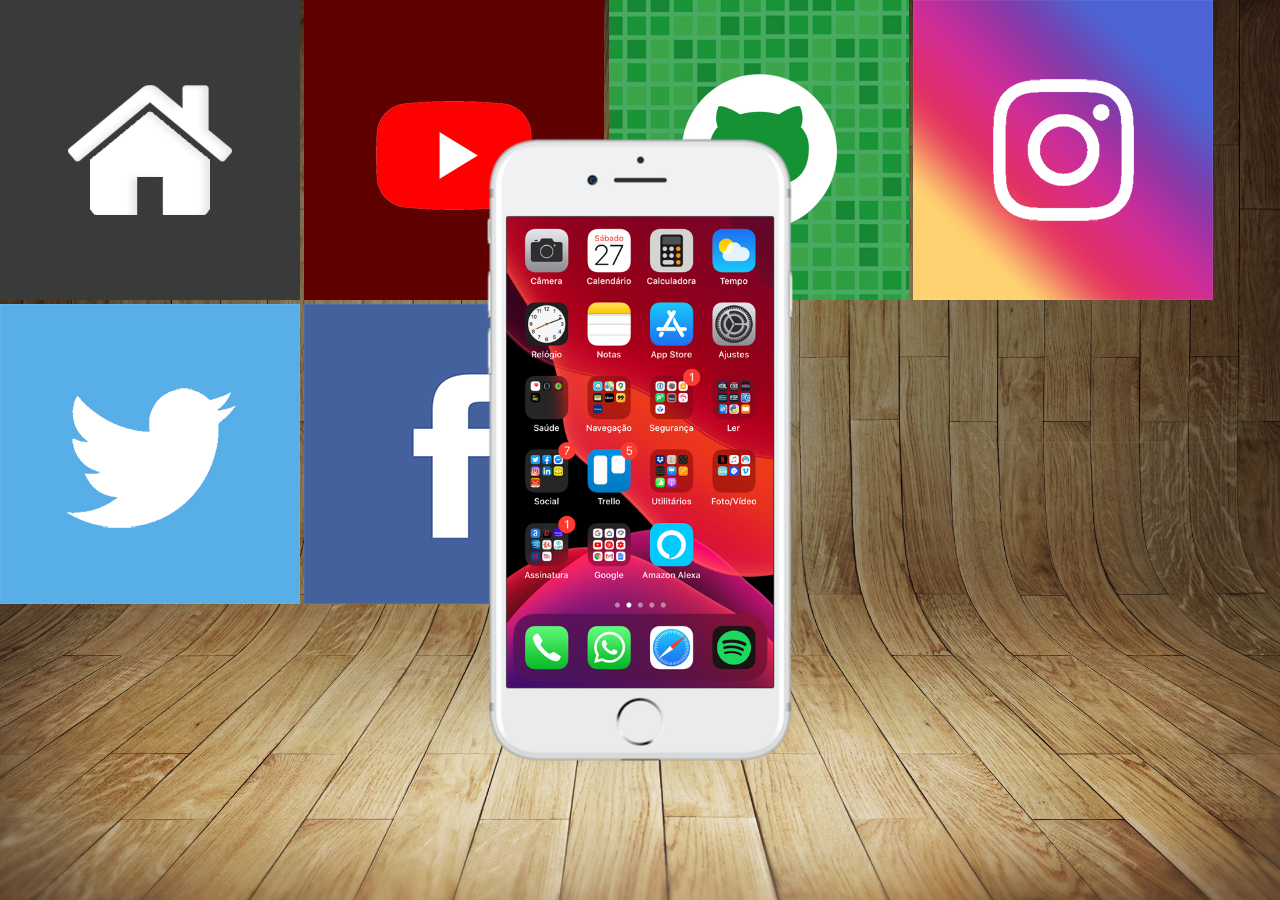
<file: index.html>
<!DOCTYPE html>
<html lang="pt-br">
<head>
    <meta charset="UTF-8">
    <meta name="viewport" content="width=device-width, initial-scale=1.0">
    <link rel="shortcut icon" href="favicon.ico" type="image/x-icon">
    <link rel="stylesheet" href="estilos/style.css">
    <title>Projeto redes sociais</title>
        
</head>
<body>
    <main>
        <section id="telefone">
            <iframe src="home.html" name="tela" id="tela" frameborder="0">
                seu navegador não é compativel com isso.
            </iframe>
        </section>
        <section id="redes sociais">
            <a href="home.html" target="tela"> <img src="imagens/logo-home.jpg" alt="home"></a>
            <a href="youtube.html" target="tela"> <img src="imagens/logo-youtube.jpg" alt="youtube"></a>
            <a href="github.html" target="tela"> <img src="imagens/logo-github.jpg" alt="github"></a>
            <a href="instagran.html" target="tela"> <img src="imagens/logo-instagram.jpg" alt="instagran"></a>
            <a href="twitter.html" target="tela"> <img src="imagens/logo-twitter.jpg" alt="twitter"></a>
            <a href="facebook.html" target="tela"> <img src="imagens/logo-facebook.jpg" alt="facebook"></a>
        </section>
    </main>
</body>
</html>
</file>
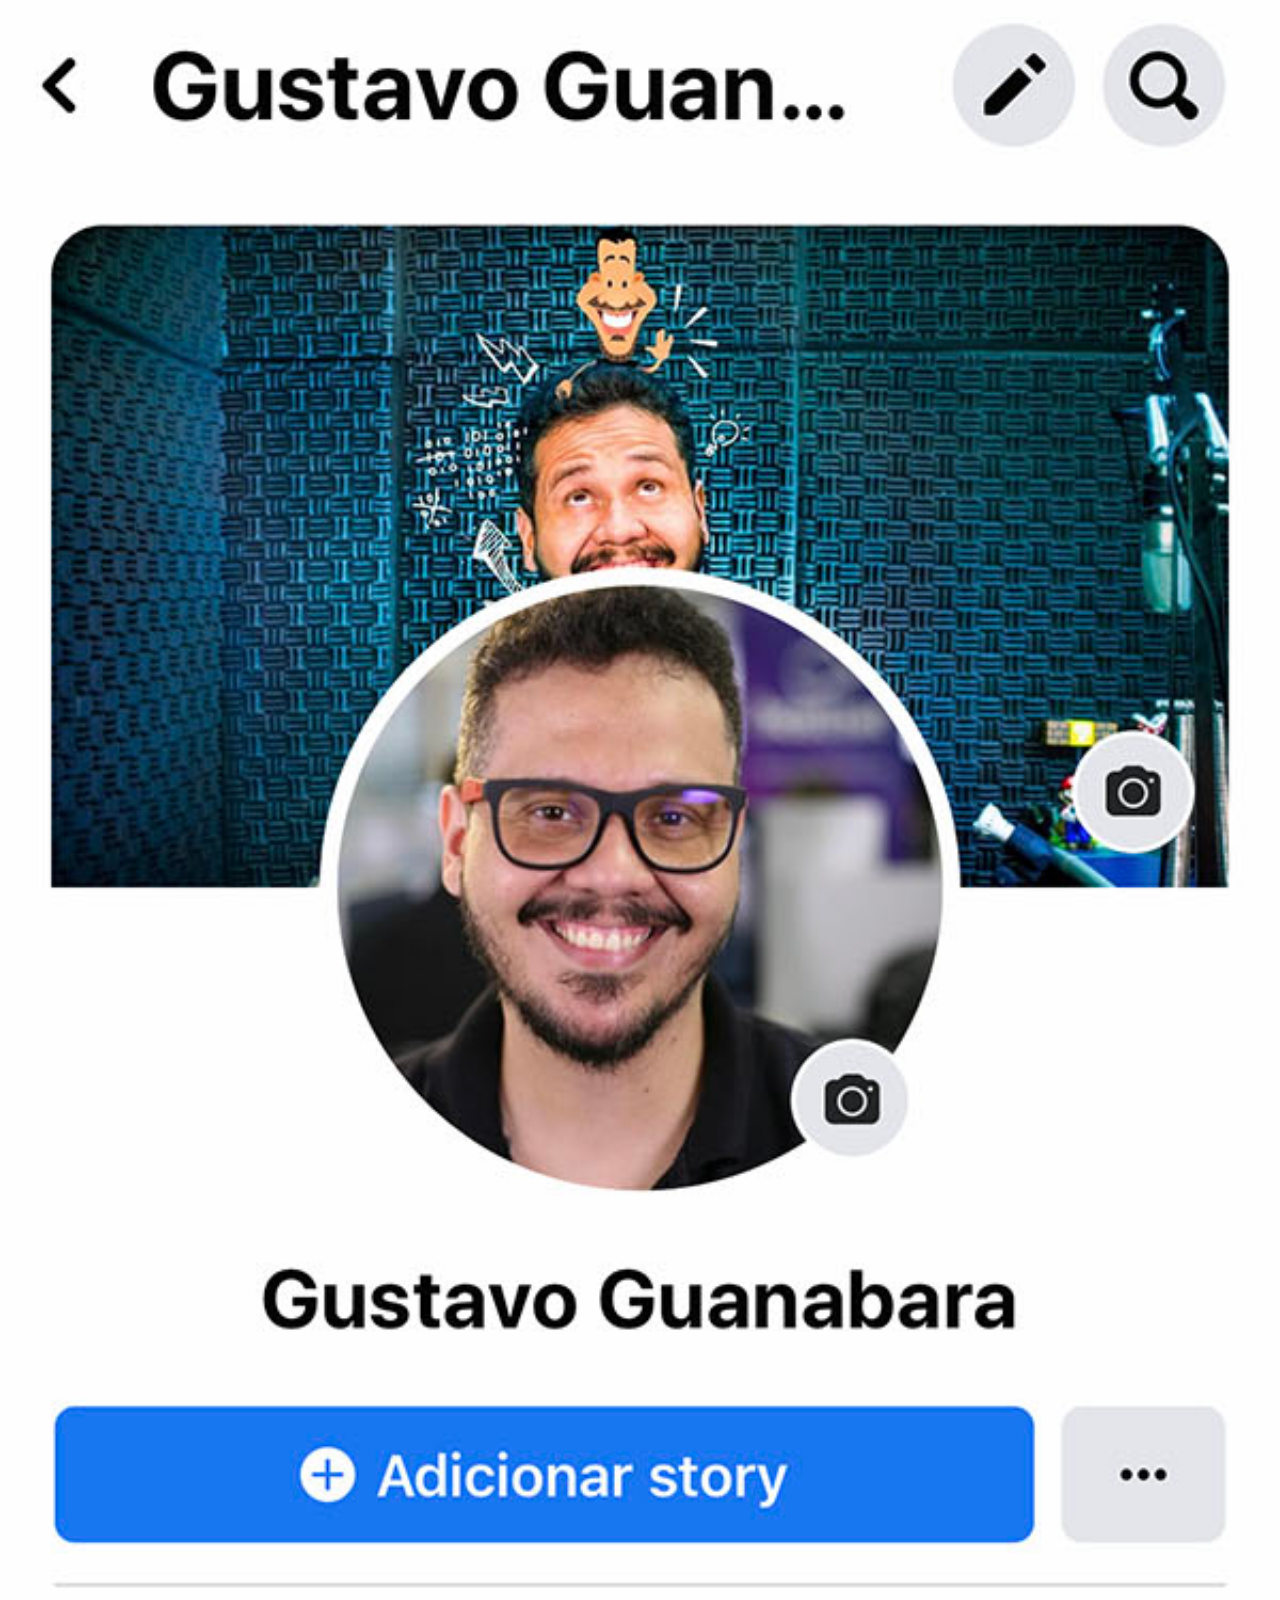
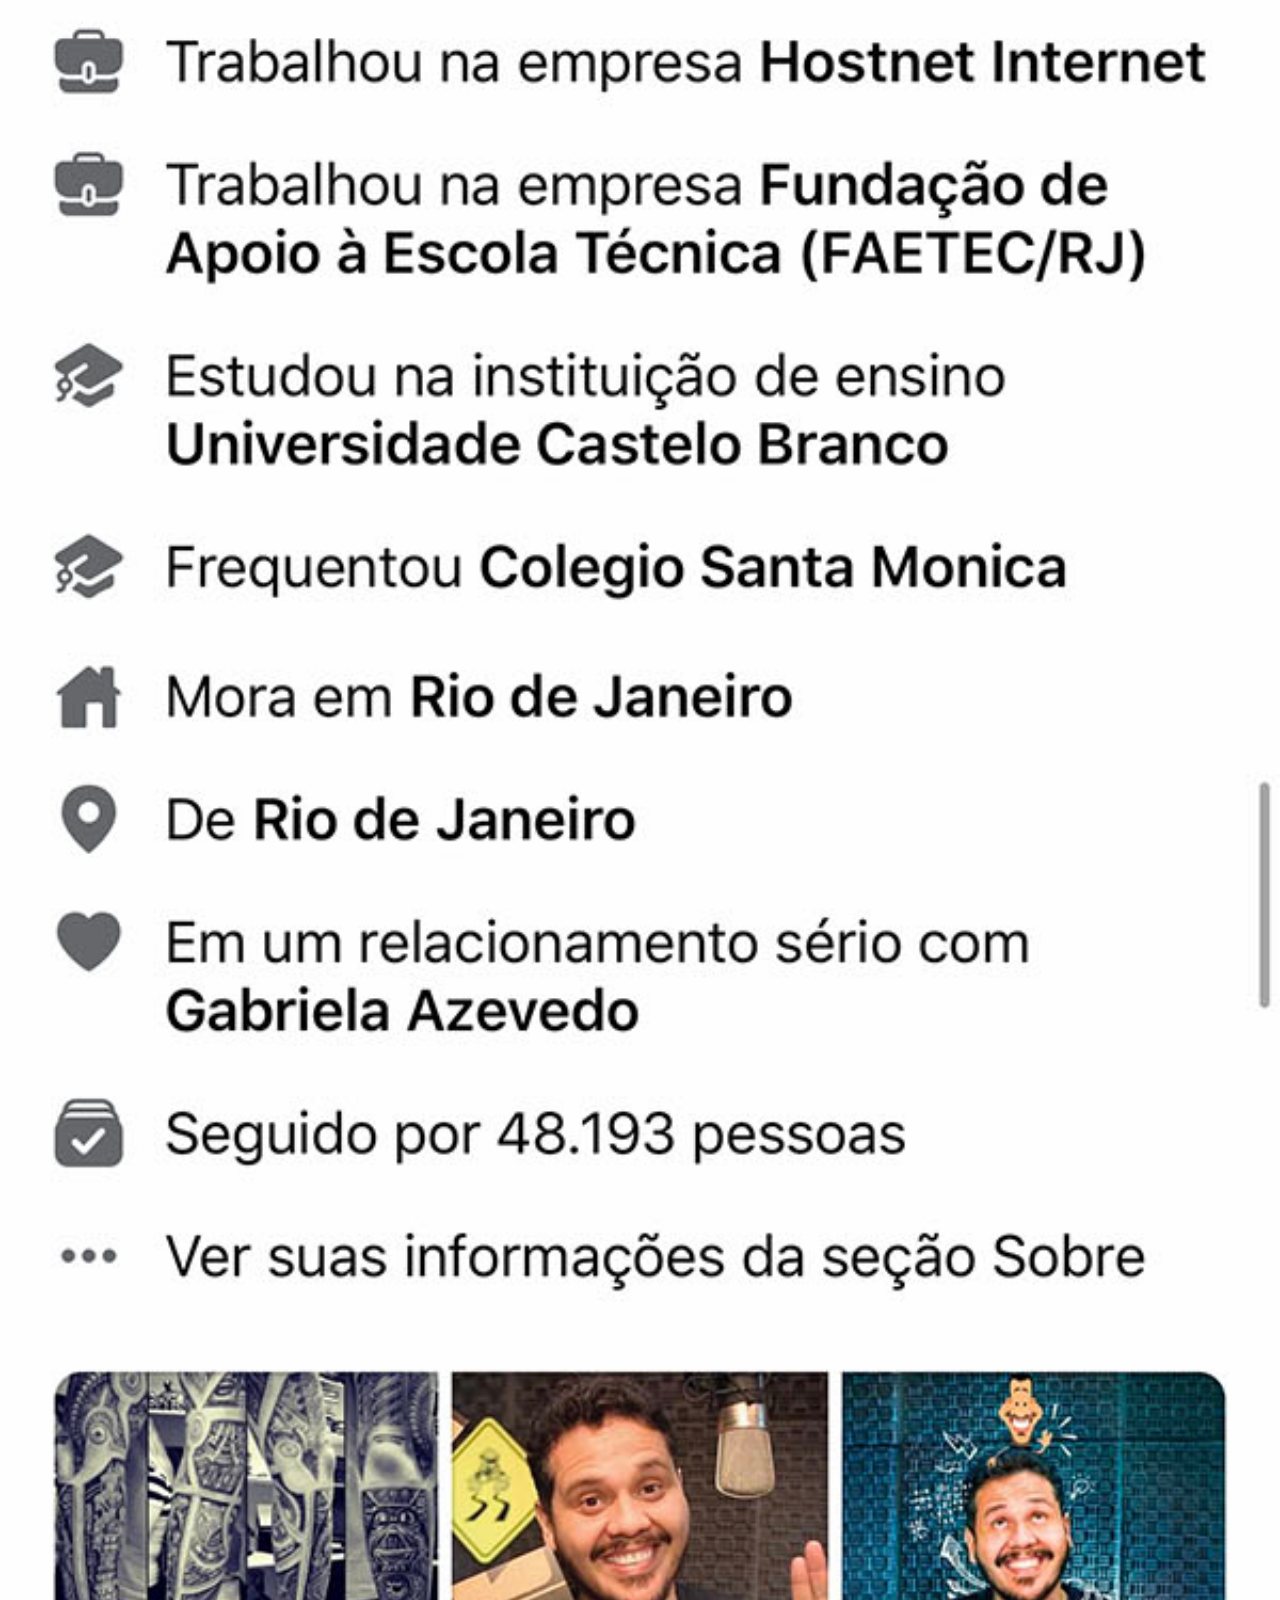
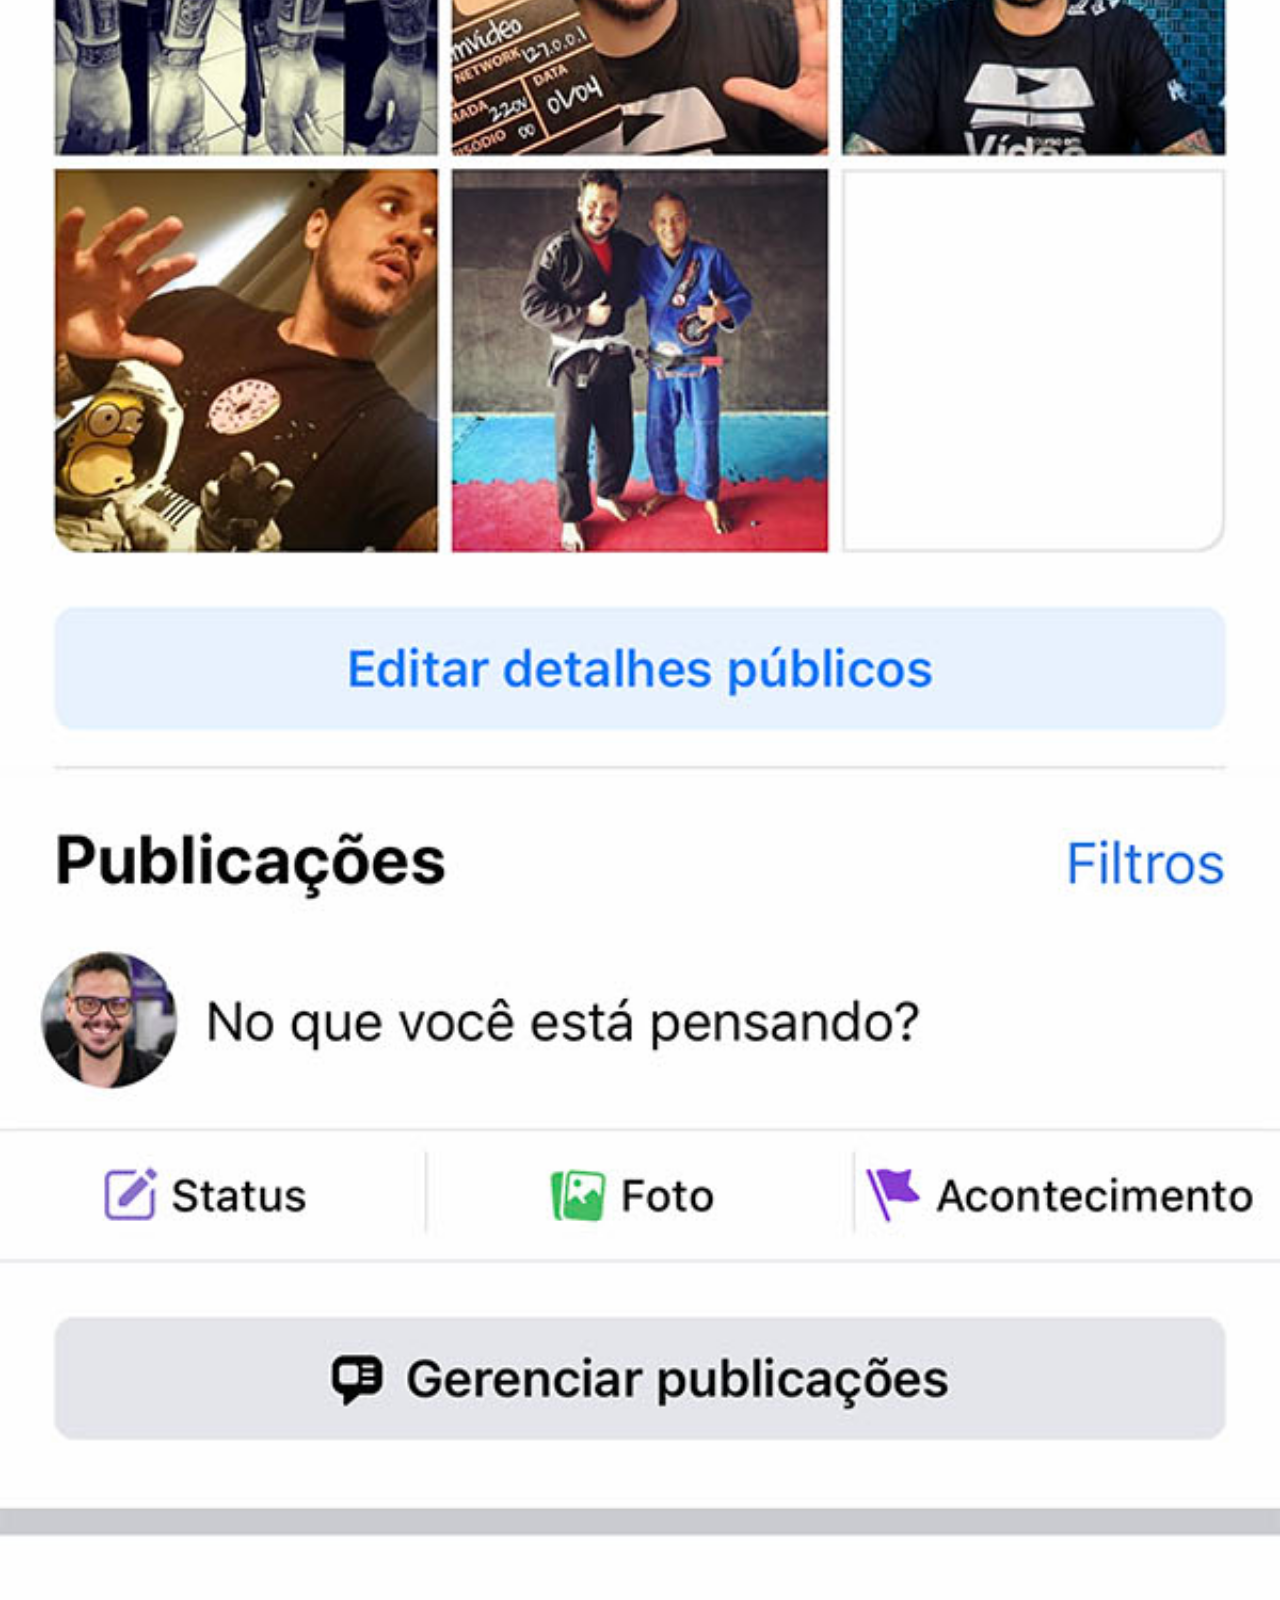
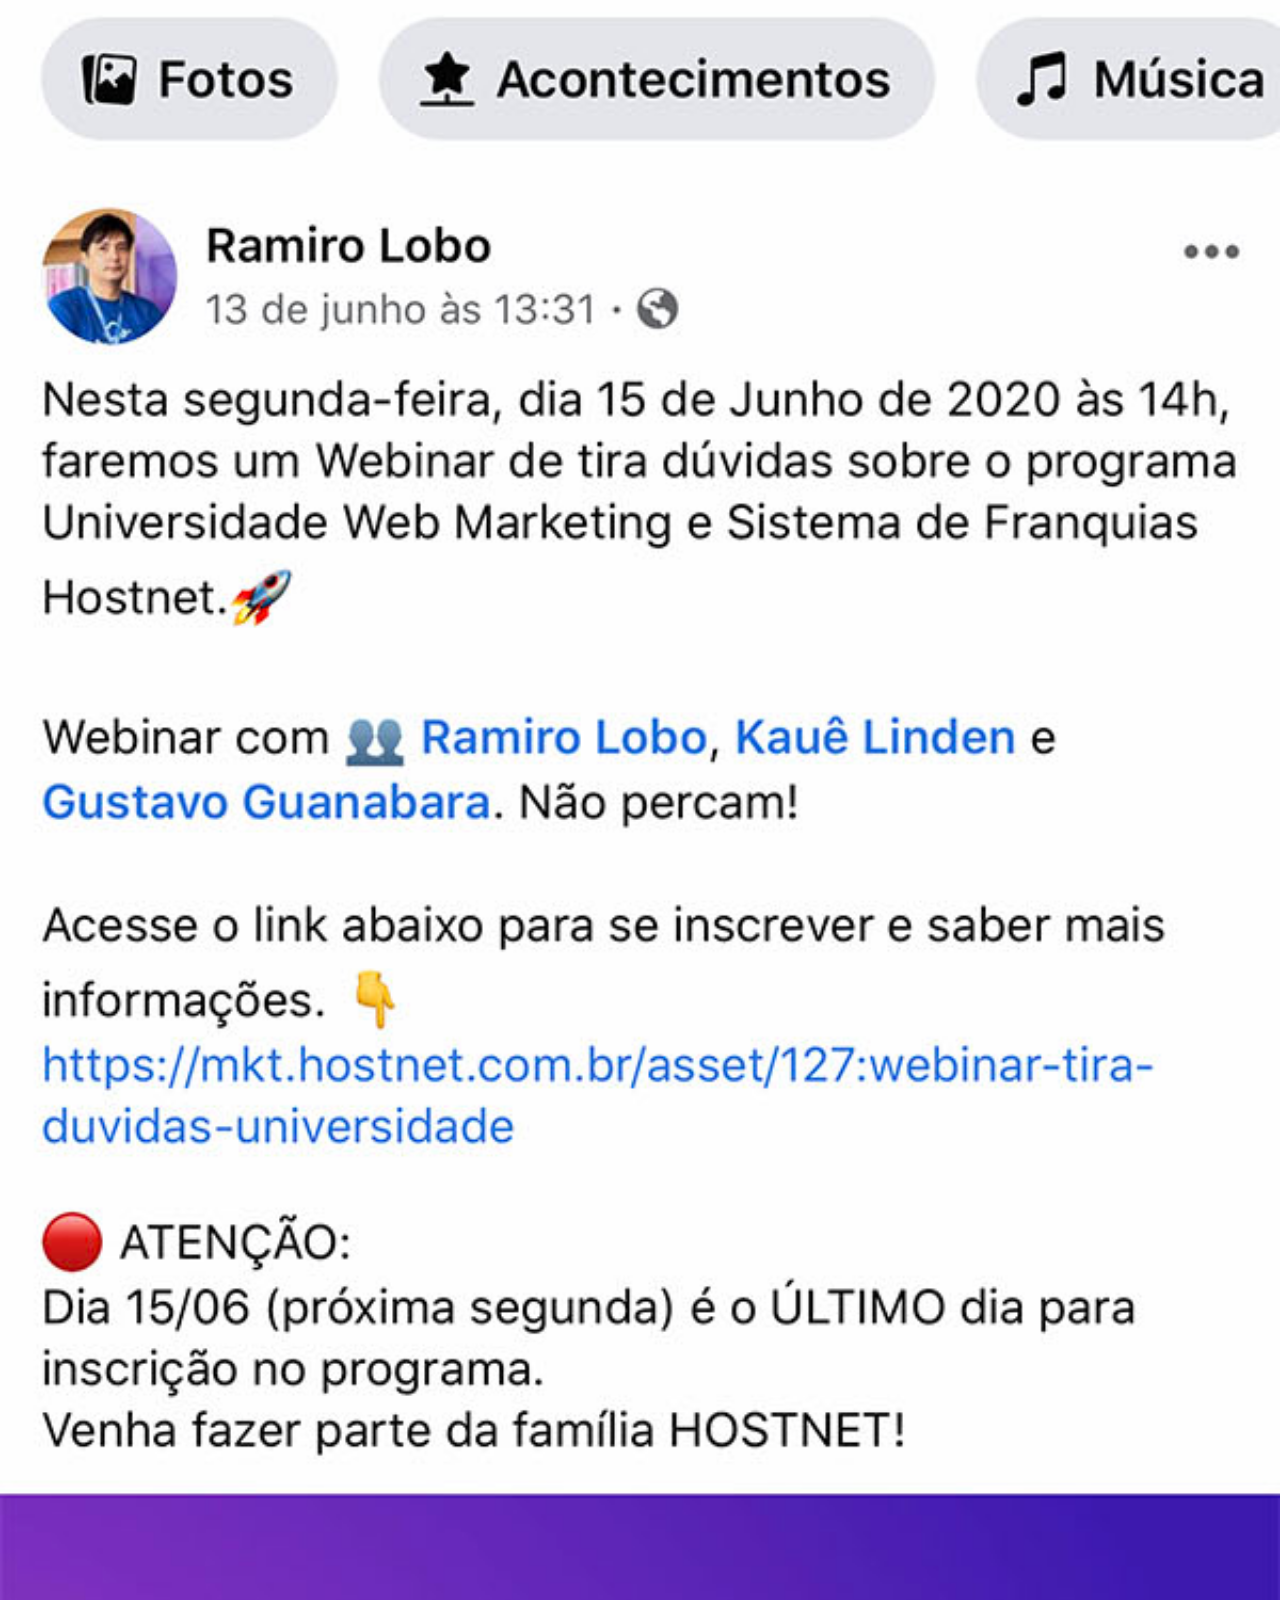
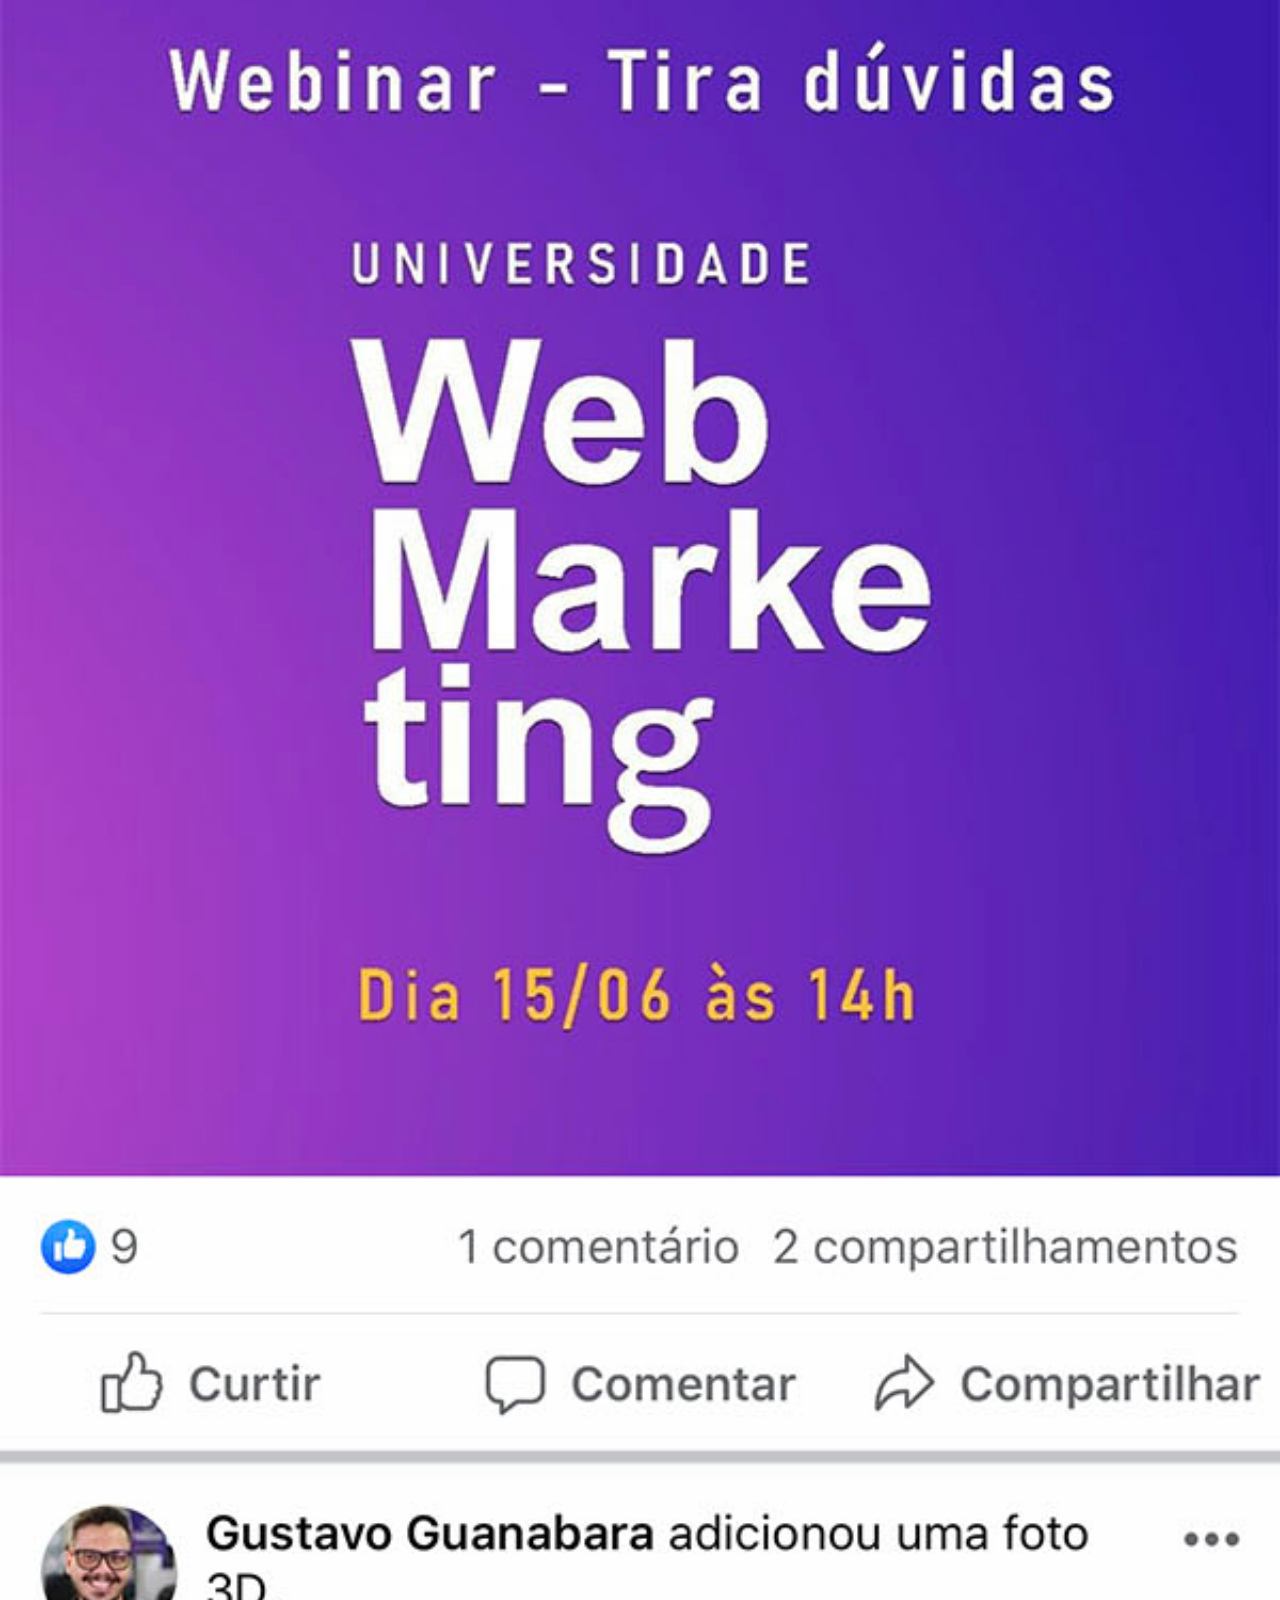
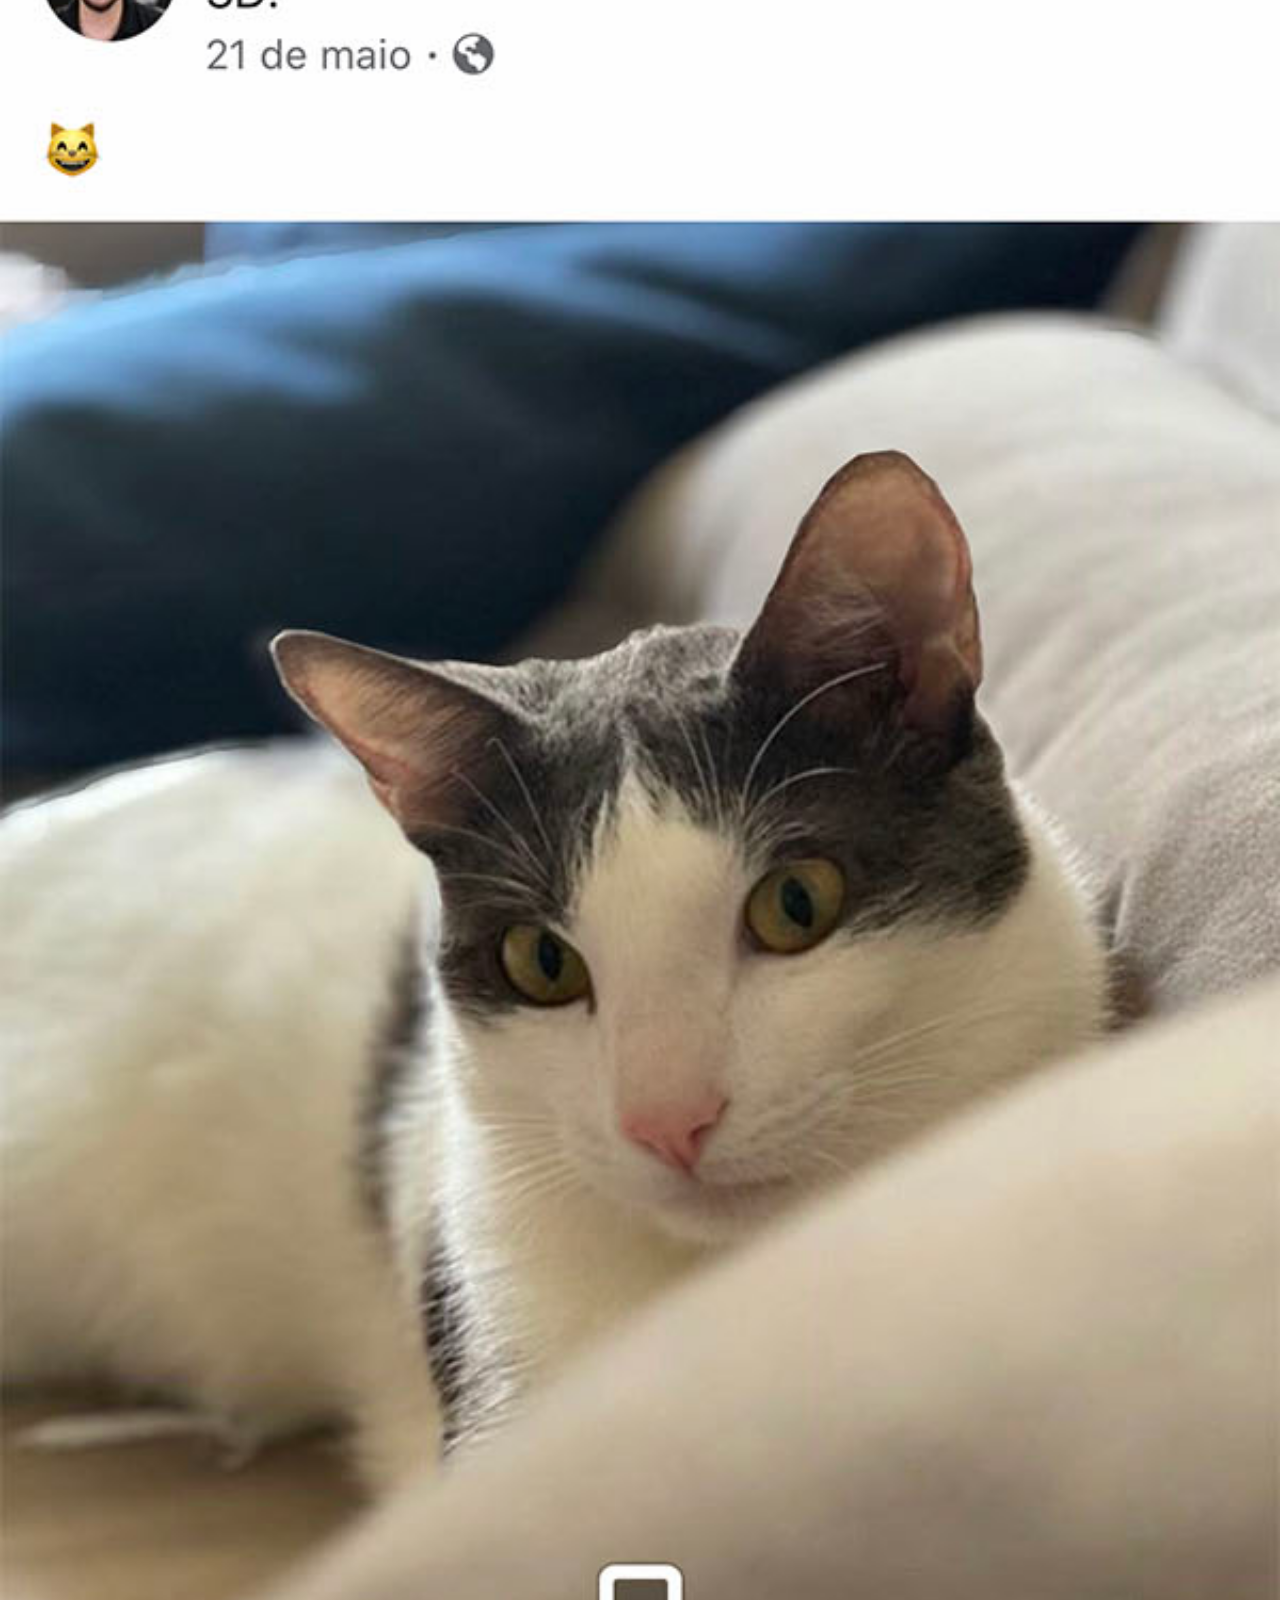
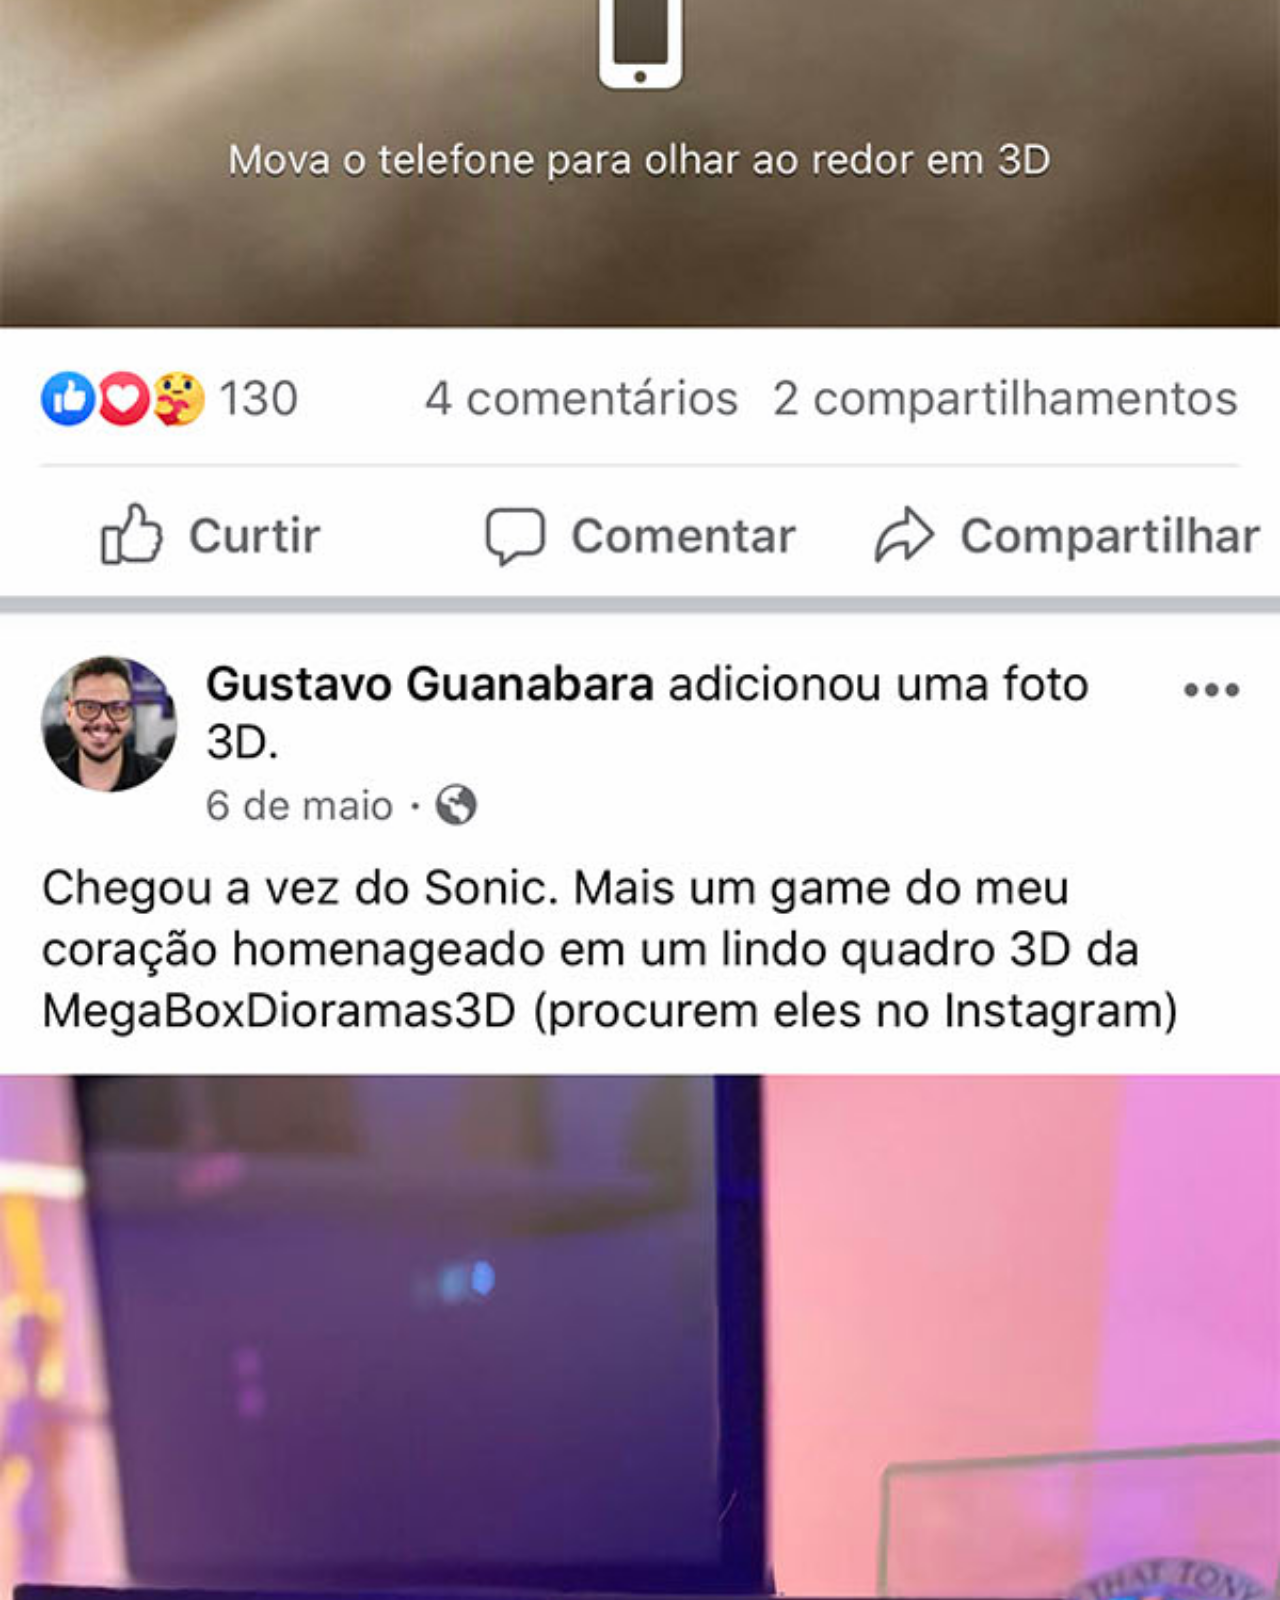
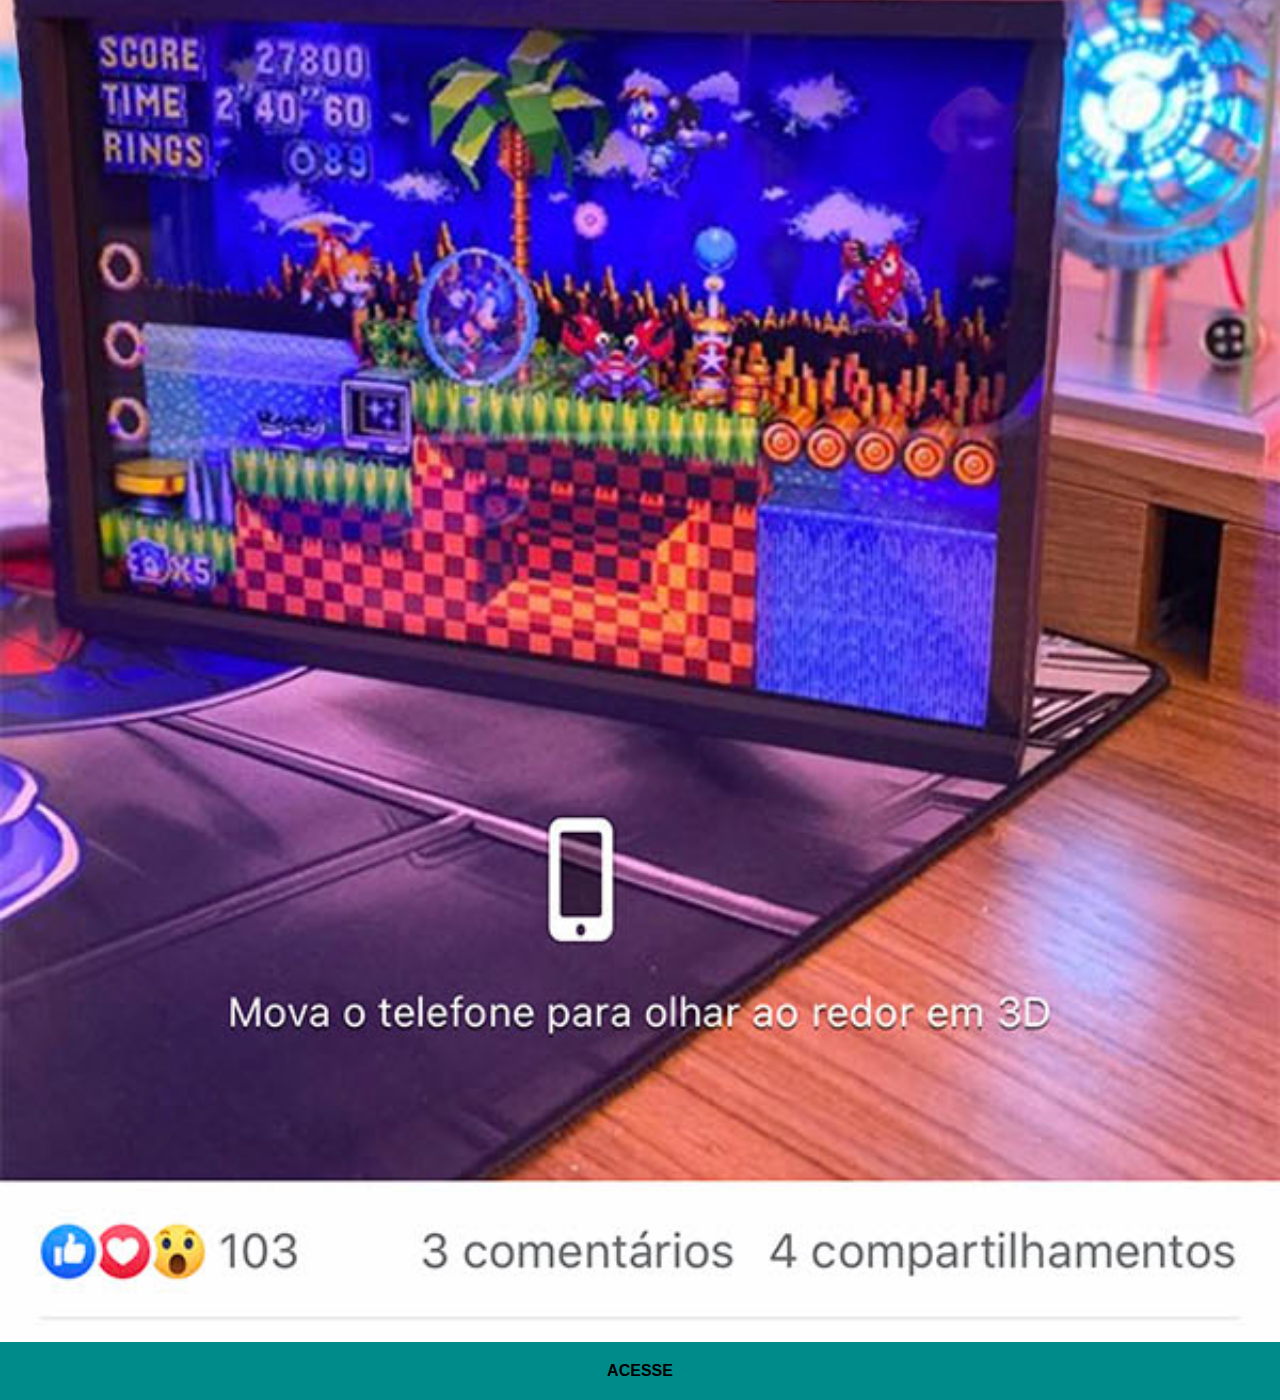
<file: facebook.html>
<!DOCTYPE html>
<html lang="pt-br">
<head>
    <meta charset="UTF-8">
    <meta name="viewport" content="width=device-width, initial-scale=1.0">
    <title>facebook</title>
    <link rel="stylesheet" href="estilos/social.css">
</head>
<body>
    <img src="imagens/tela-facebook.jpg" alt="facebook">
    <a href="https://www.facebook.com/gustavoguanabara/?locale=pt_BR" target="_blank">ACESSE</a>
</body>
</html>
</file>
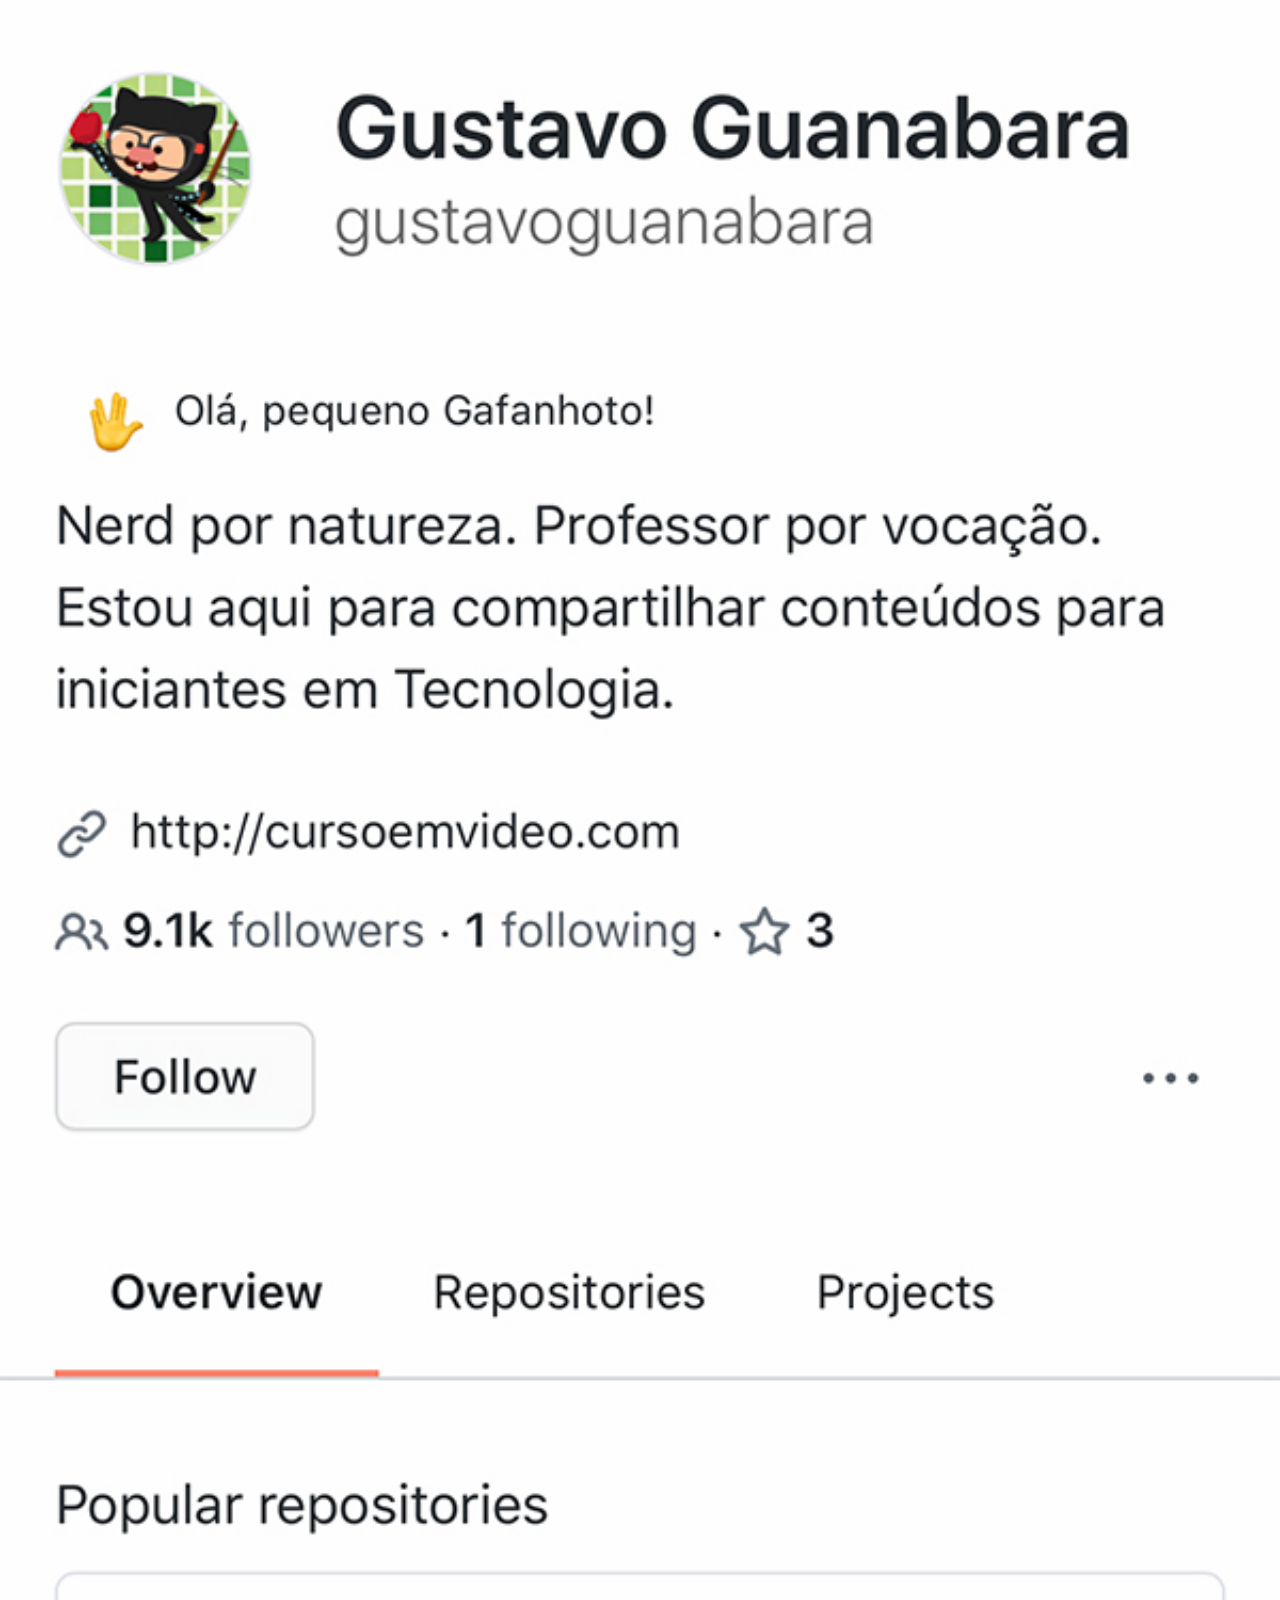
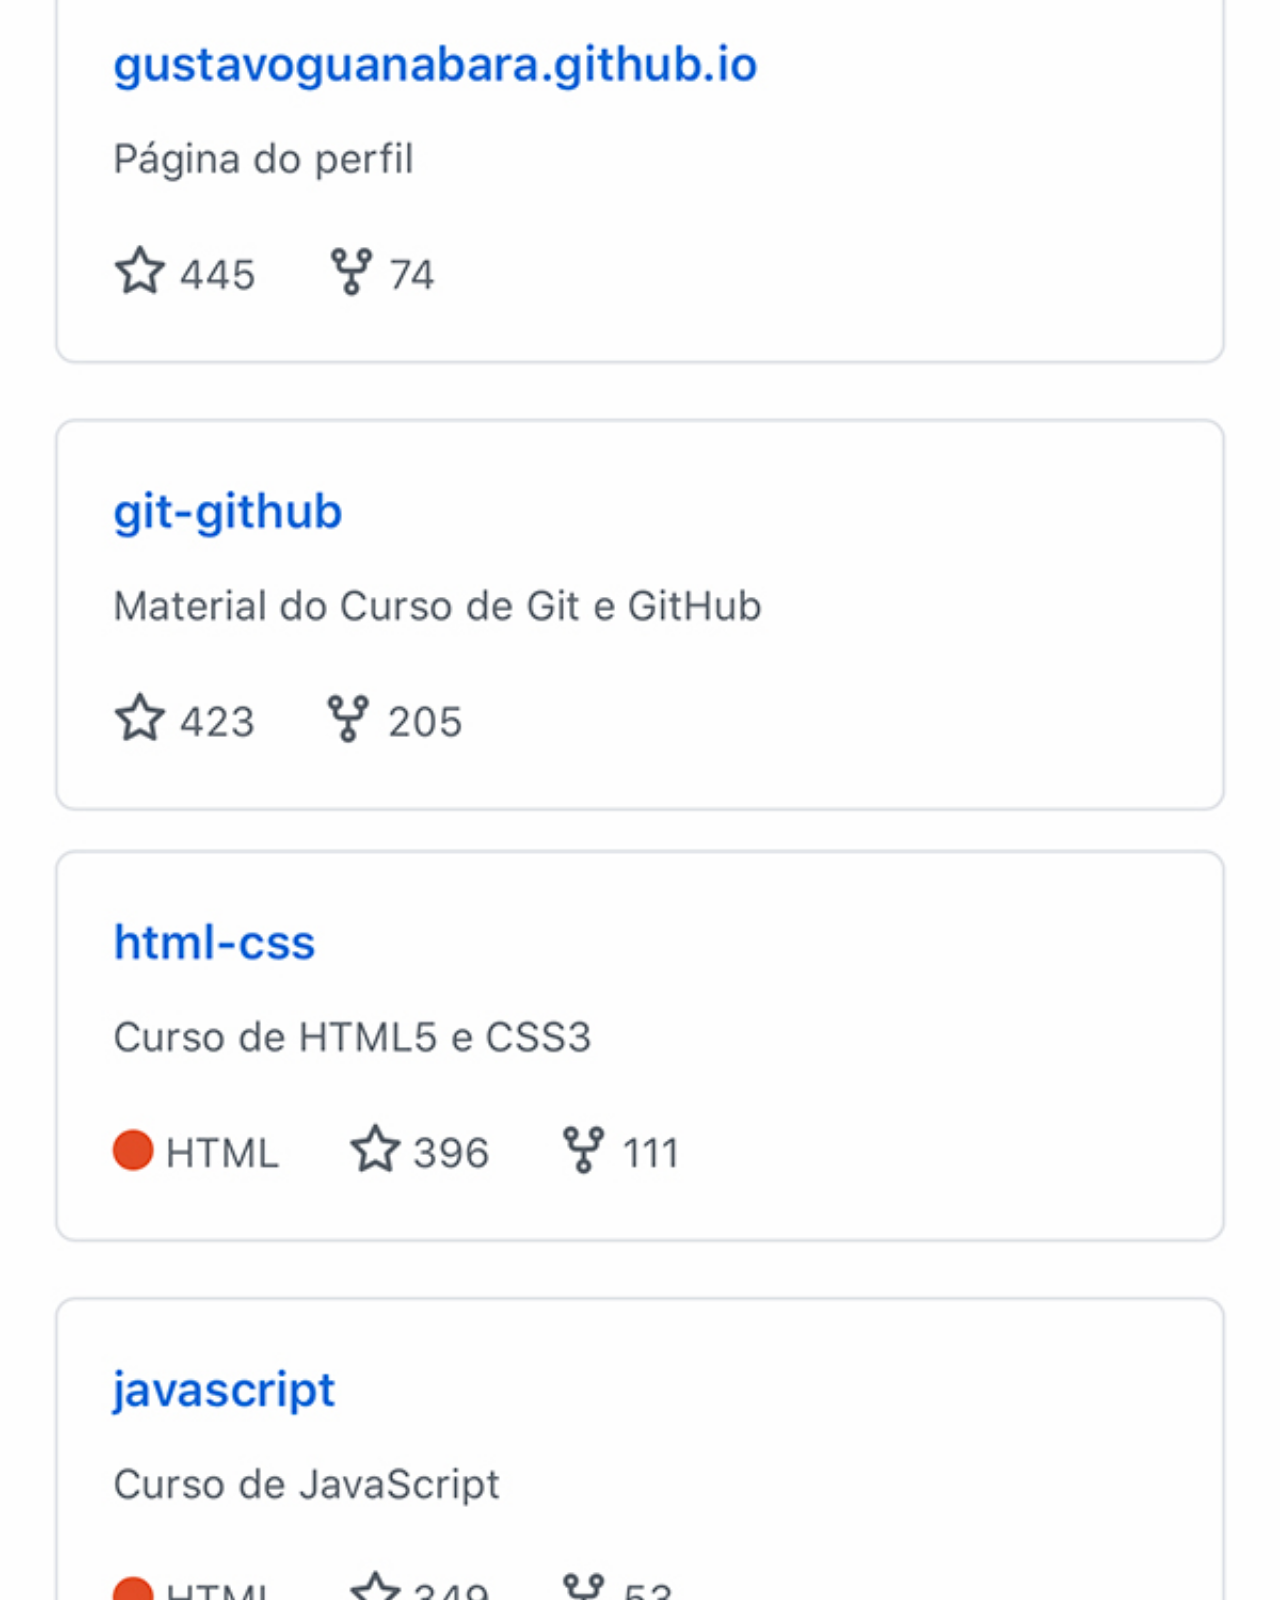
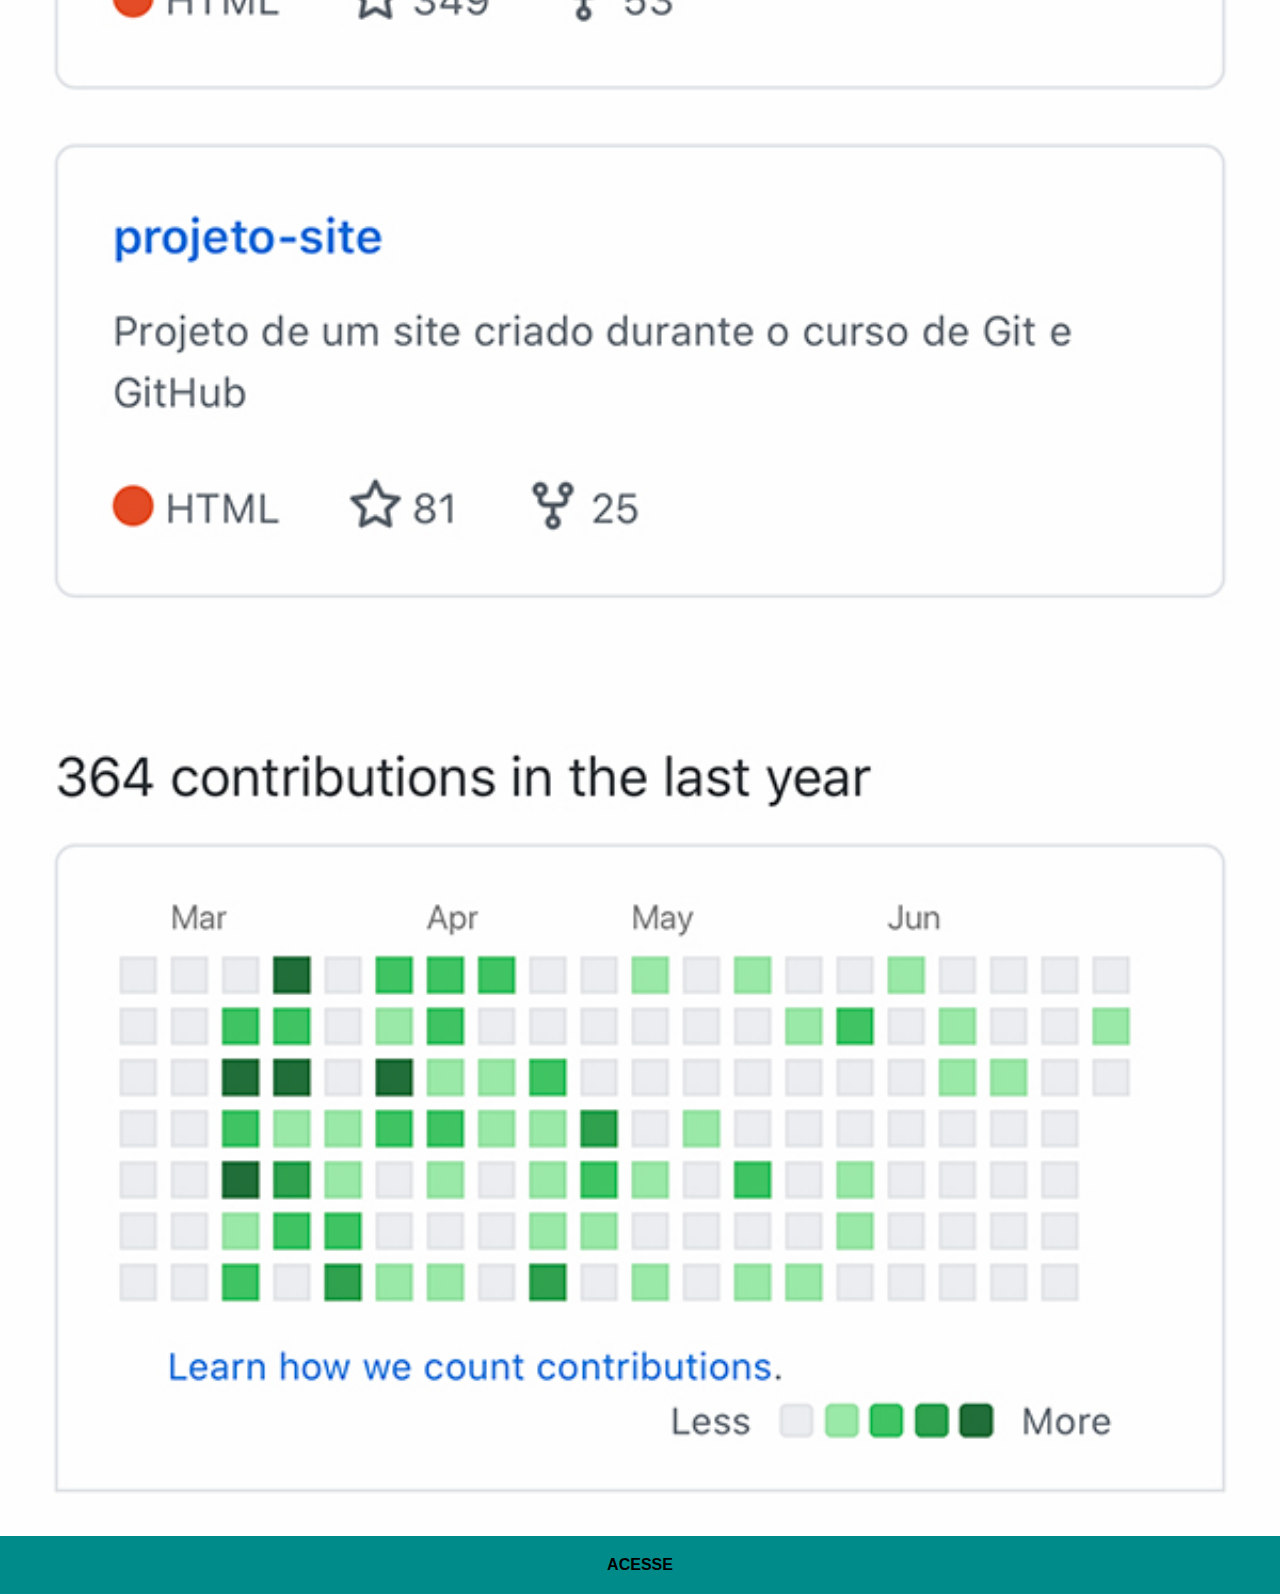
<file: github.html>
<!DOCTYPE html>
<html lang="pt-br">
<head>
    <meta charset="UTF-8">
    <meta name="viewport" content="width=device-width, initial-scale=1.0">
    <title>github</title>
    <link rel="stylesheet" href="estilos/social.css">
</head>
<body>
    <img src="imagens/tela-github.jpg" alt="GitHub">
    <a href="https://github.com/cleusonroll/projeto-social" target="_blank">ACESSE</a>
</body>
</html>
</file>
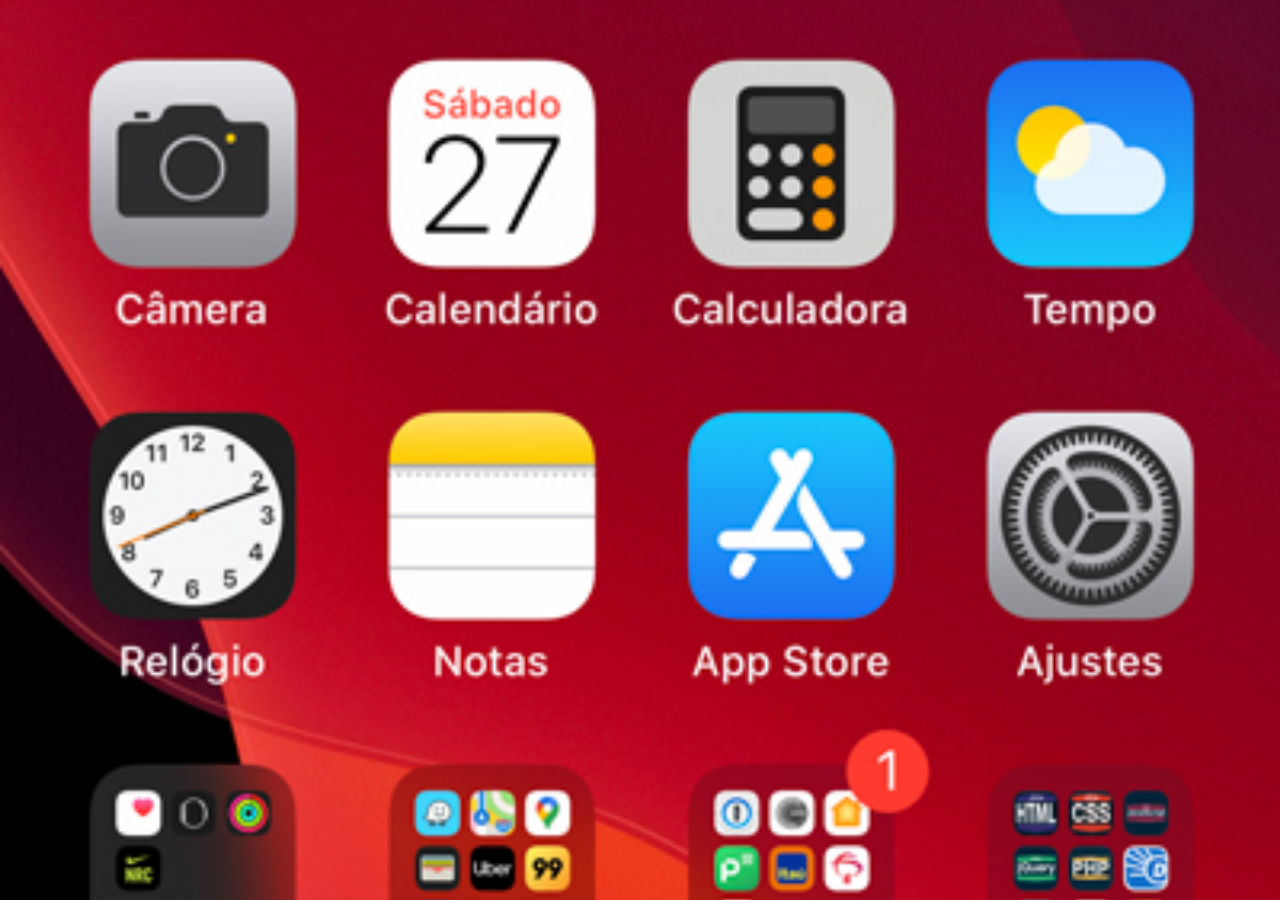
<file: home.html>
<!DOCTYPE html>
<html lang="en">
<head>
    <meta charset="UTF-8">
    <meta name="viewport" content="width=device-width, initial-scale=1.0">
    <title>Tela Home</title>
</head>
<style>
    *{
        margin: 0px;
        padding: 0px;
    }
    body{
        width: 100px;
        height: 100px;
        background: black url(imagens/tela-home.jpg) no-repeat top center;
        background-size: cover;
    }
</style>
<body>
    
</body>
</html>
</file>
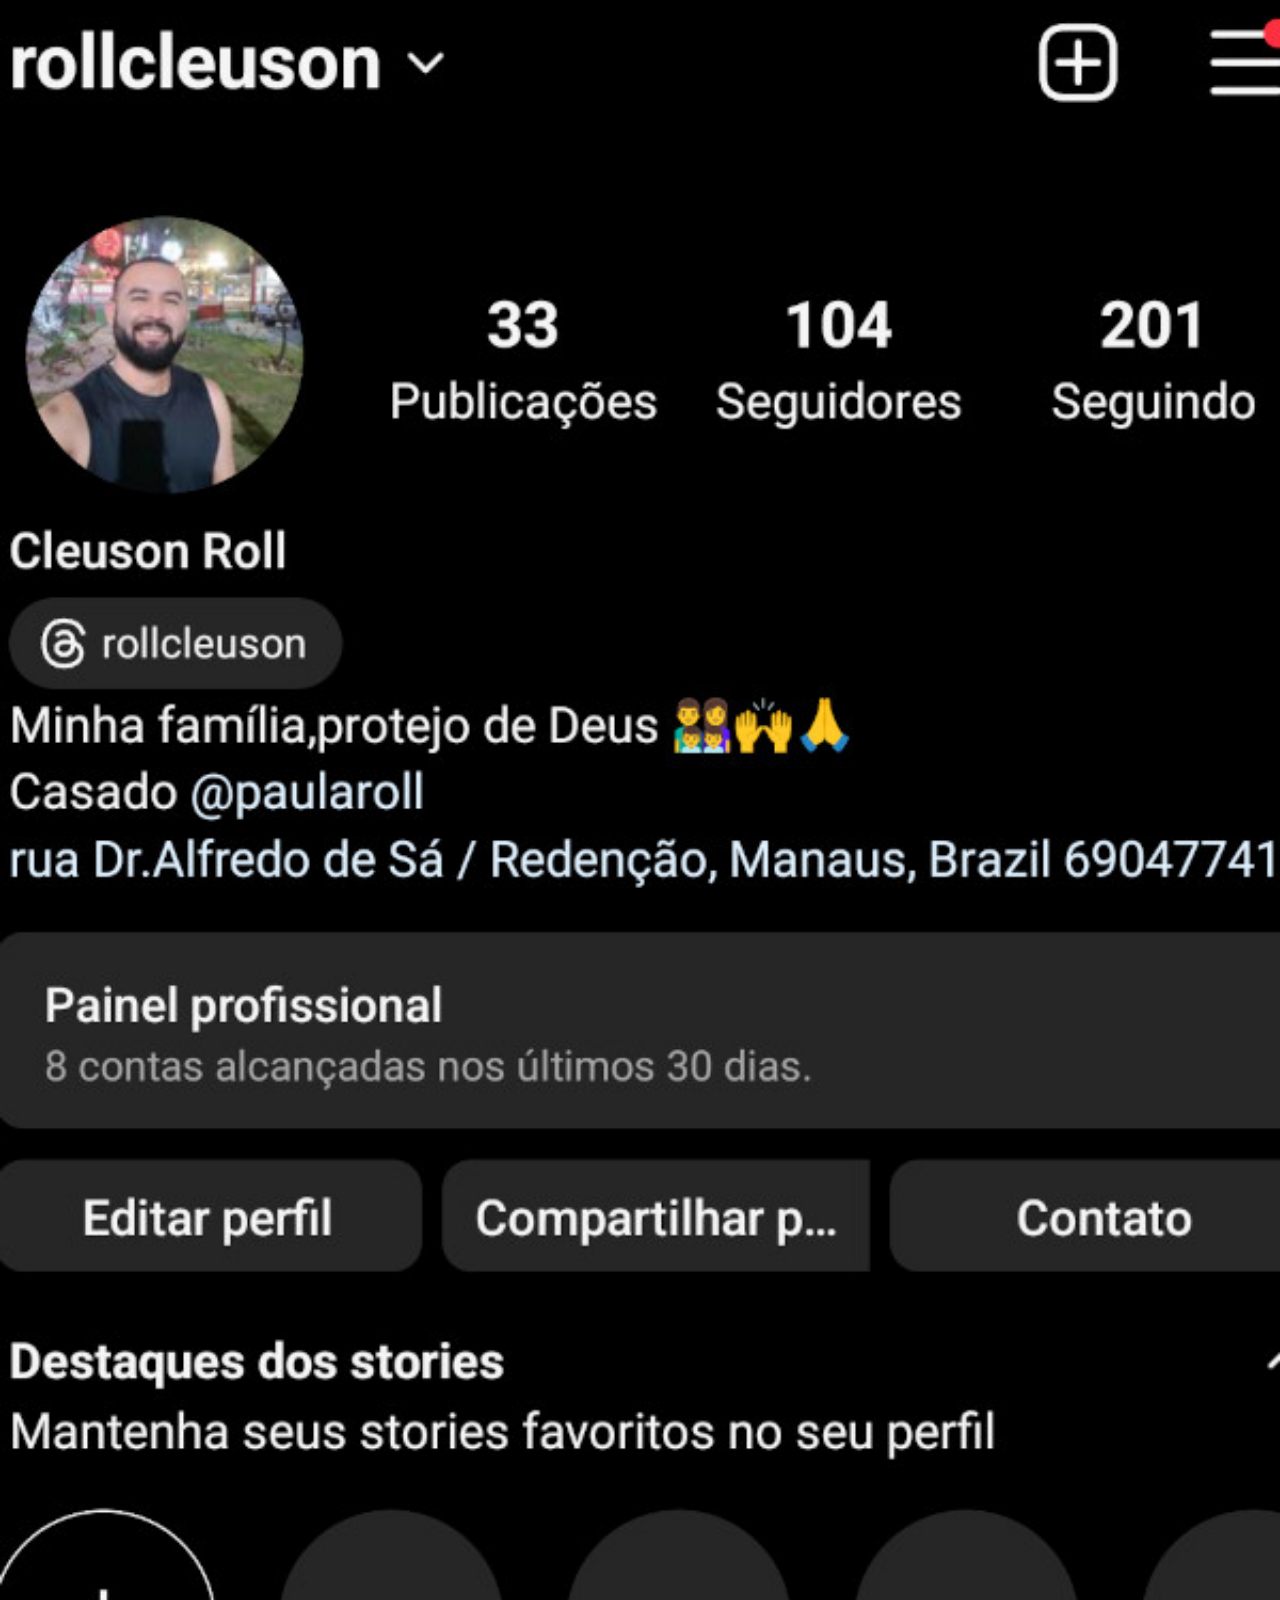
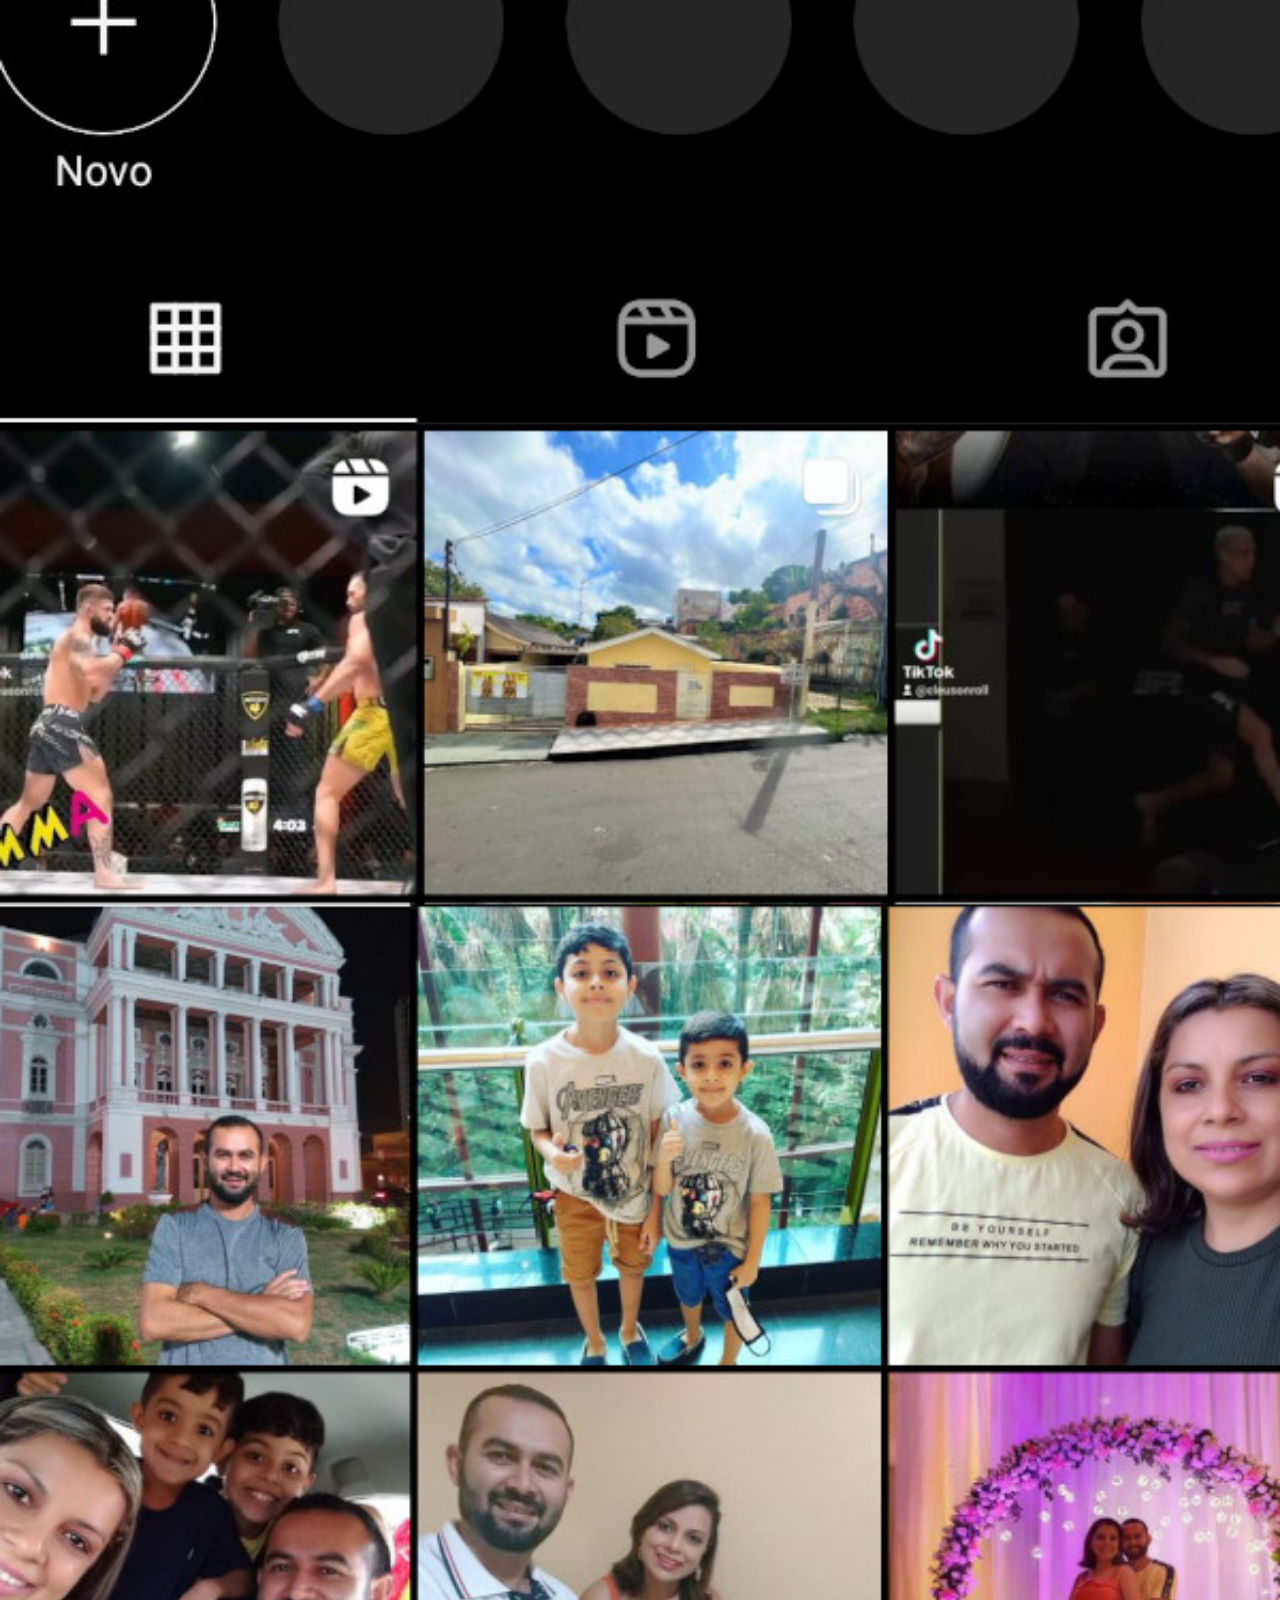
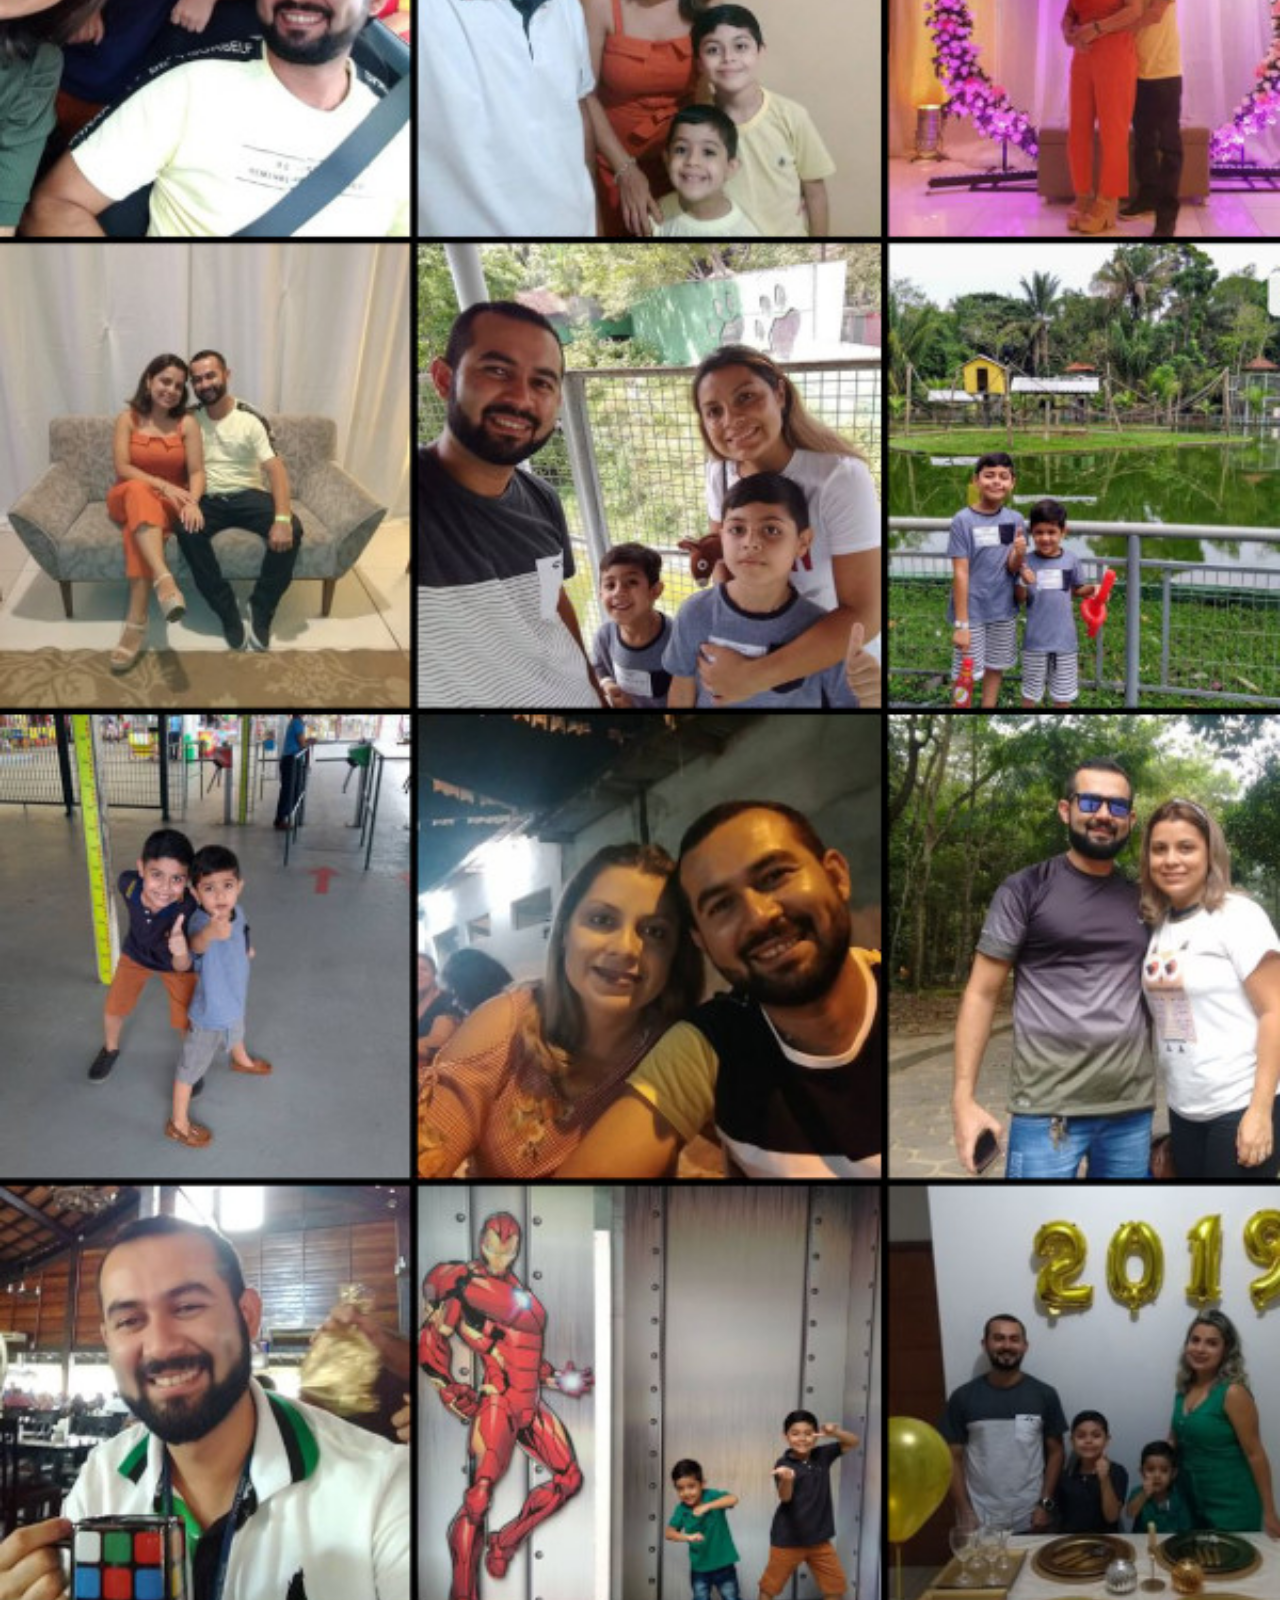
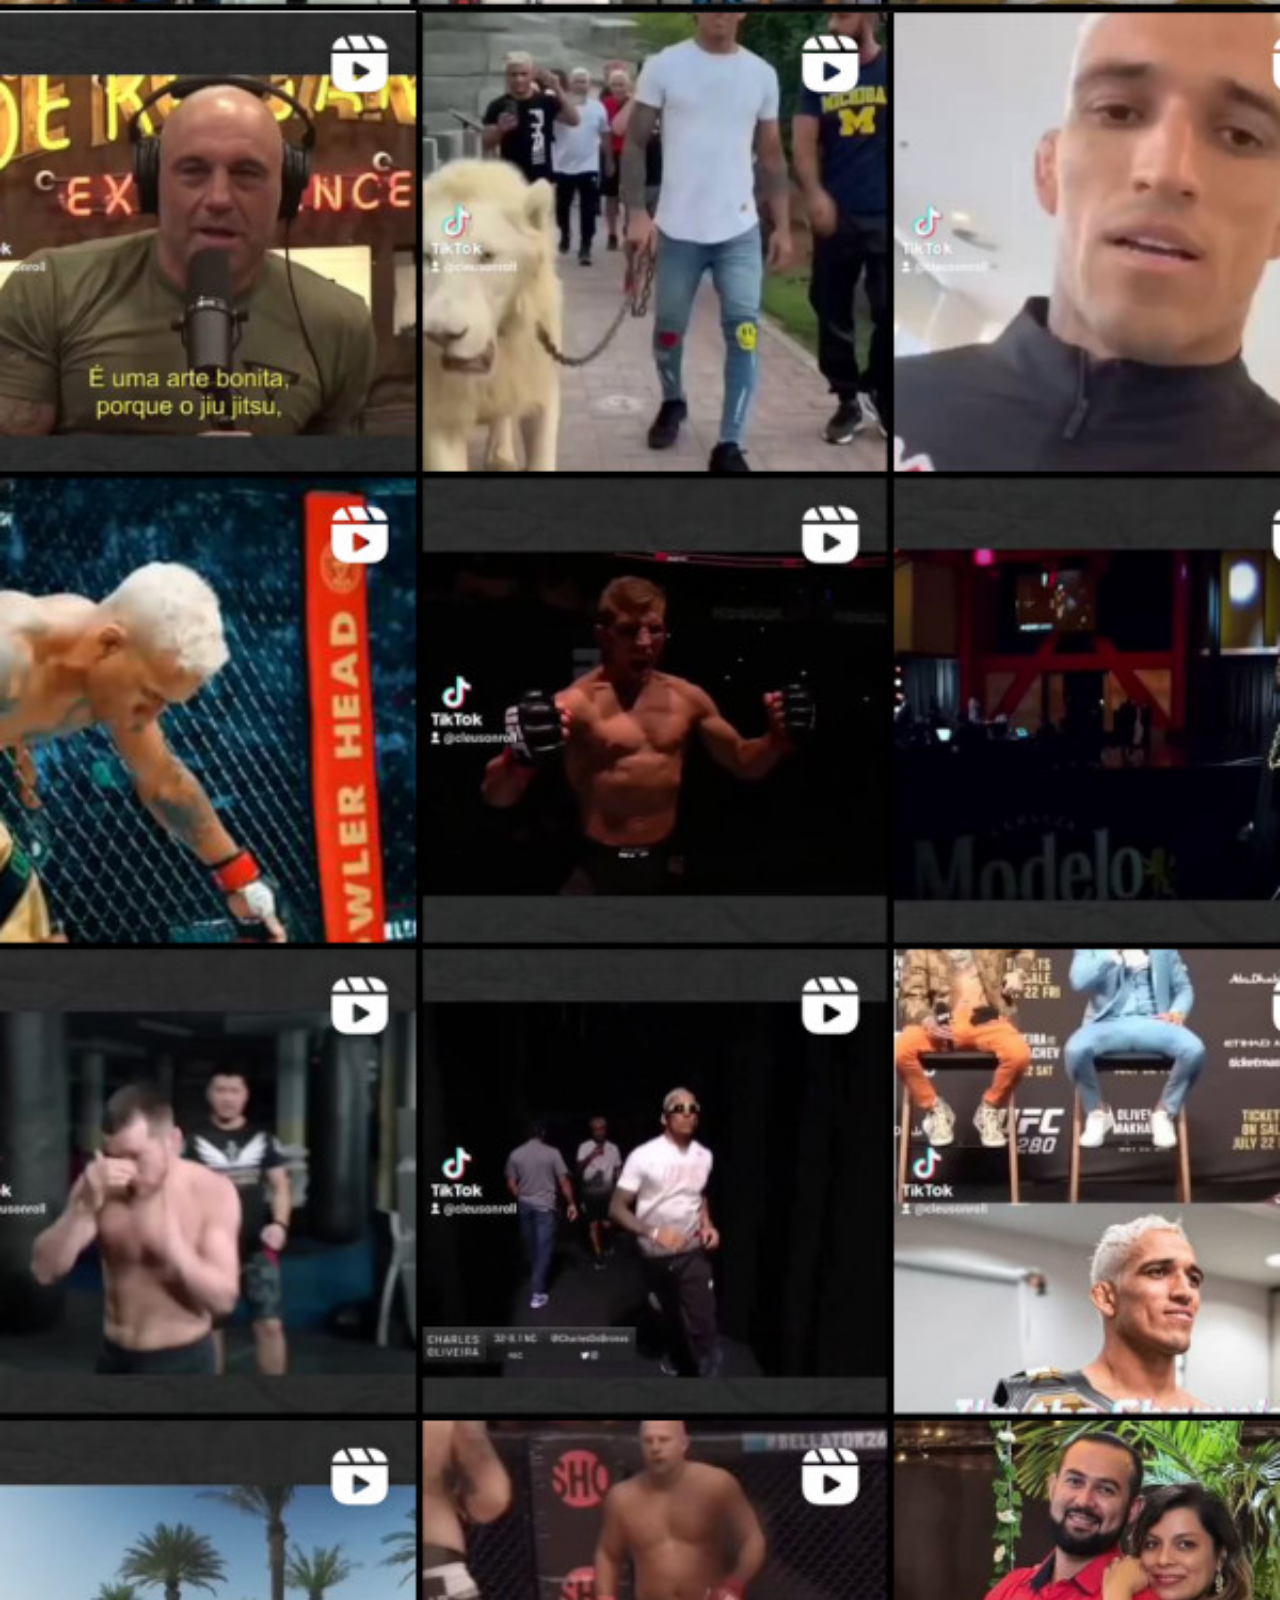
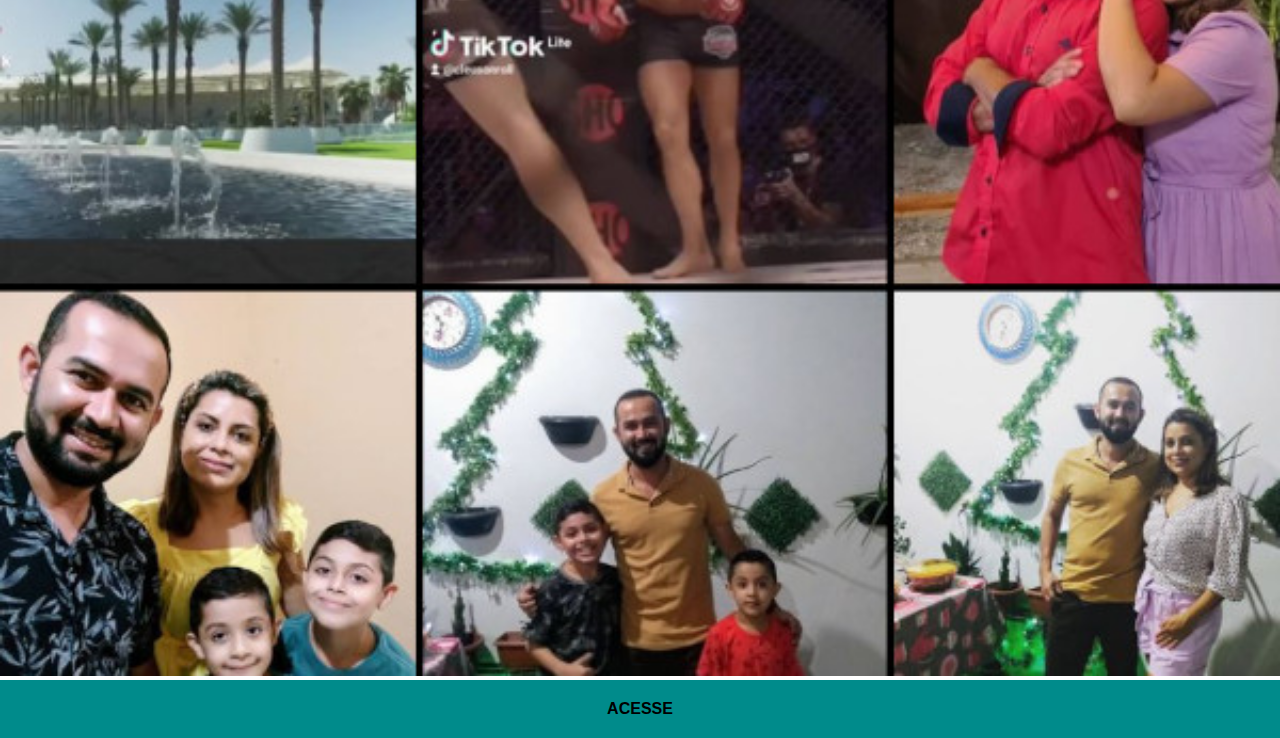
<file: instagran.html>
<!DOCTYPE html>
<html lang="pt-br">
<head>
    <meta charset="UTF-8">
    <meta name="viewport" content="width=device-width, initial-scale=1.0">
    <title>Instagran</title>
    <link rel="stylesheet" href="estilos/social.css">
</head>
<body>
    <img src="imagens/tela-instagran-crl.jpg" alt="instagran">
    <a href="https://www.instagram.com/rollcleuson/" target="_blank">ACESSE</a>
</body>
</html>
</file>
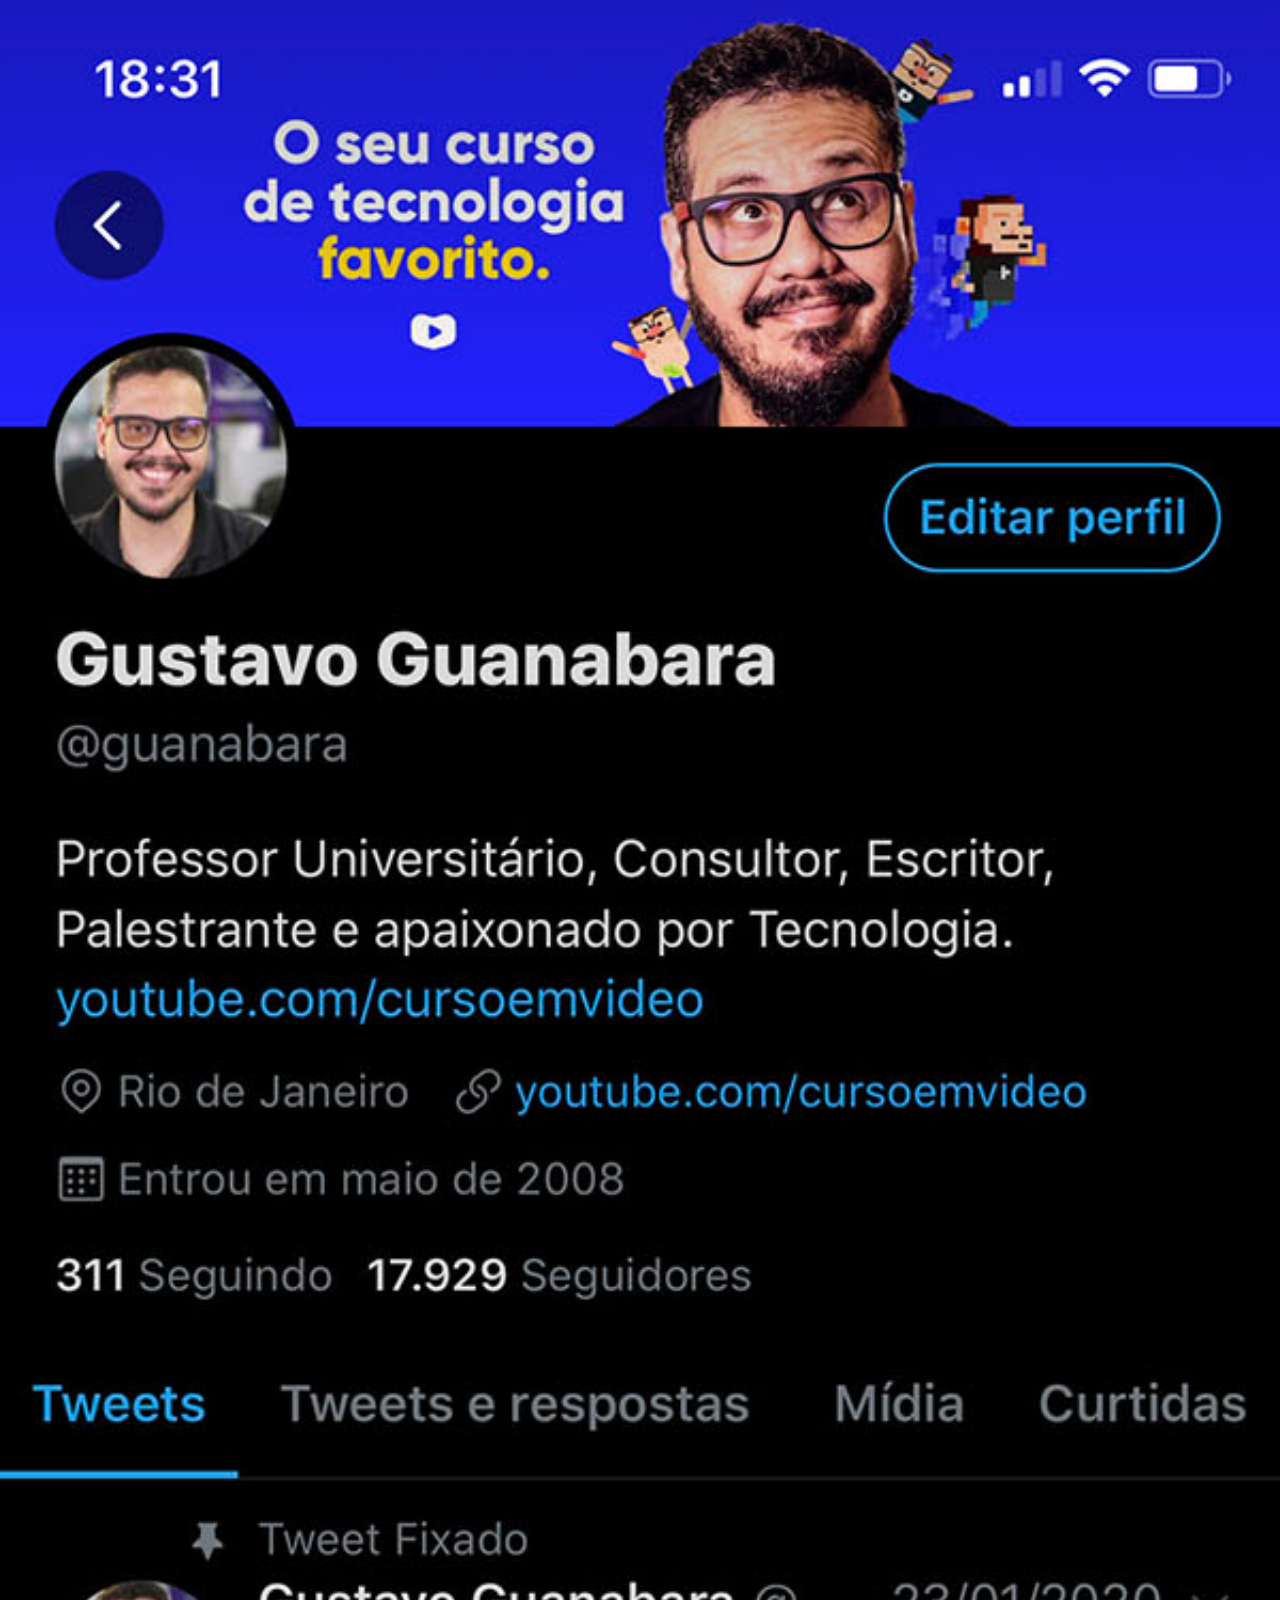
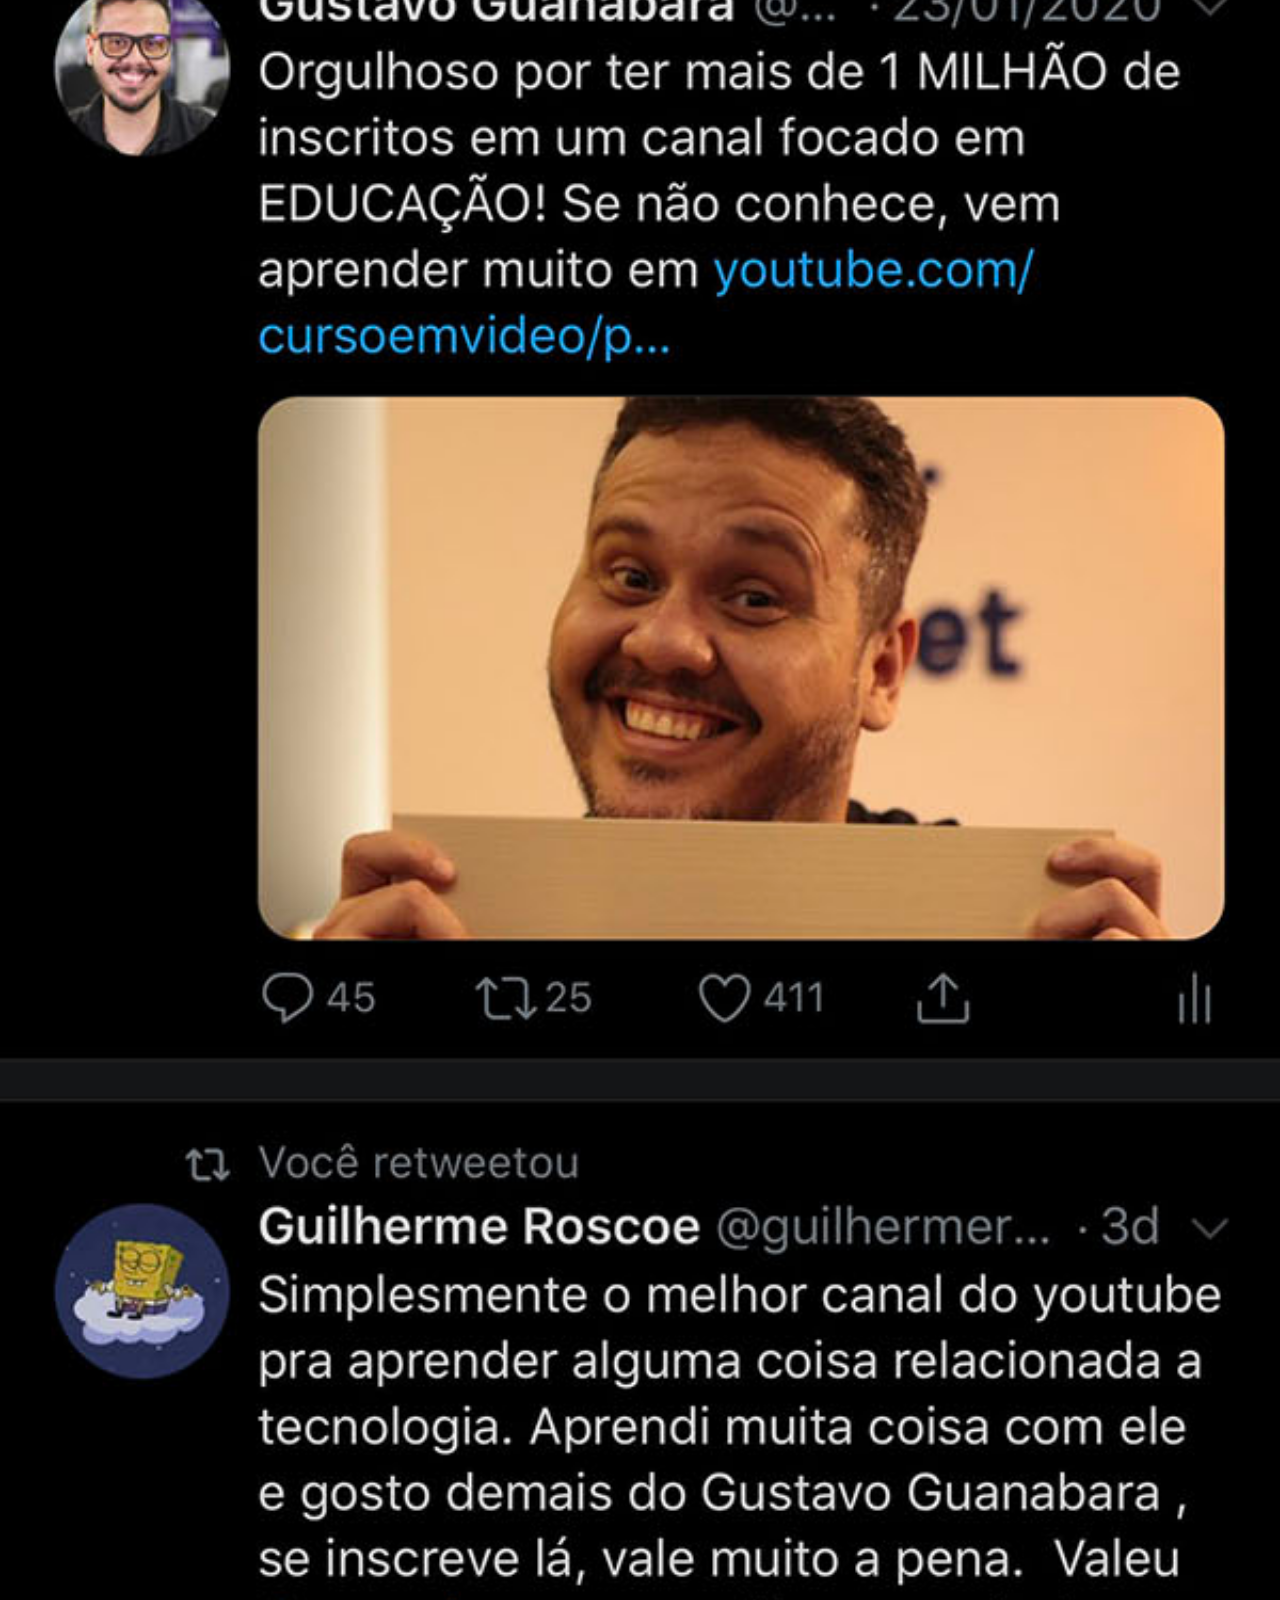
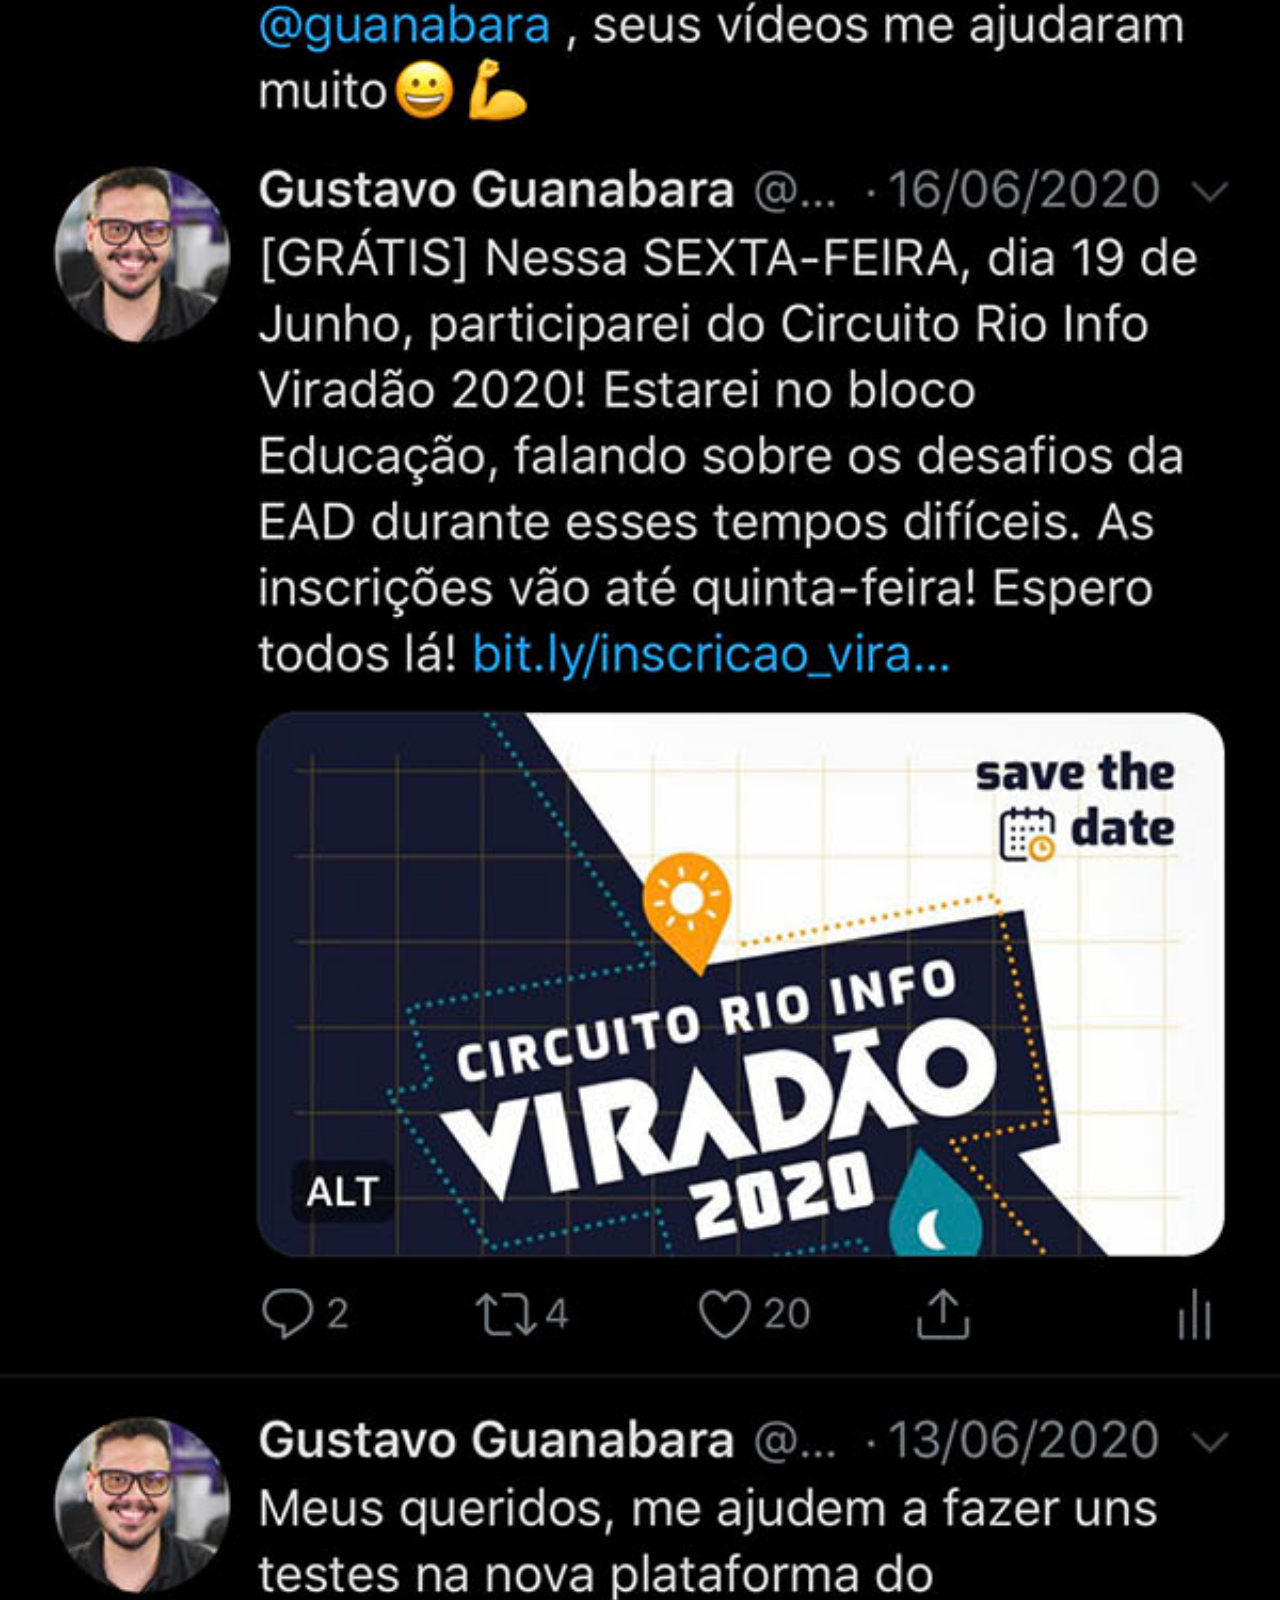
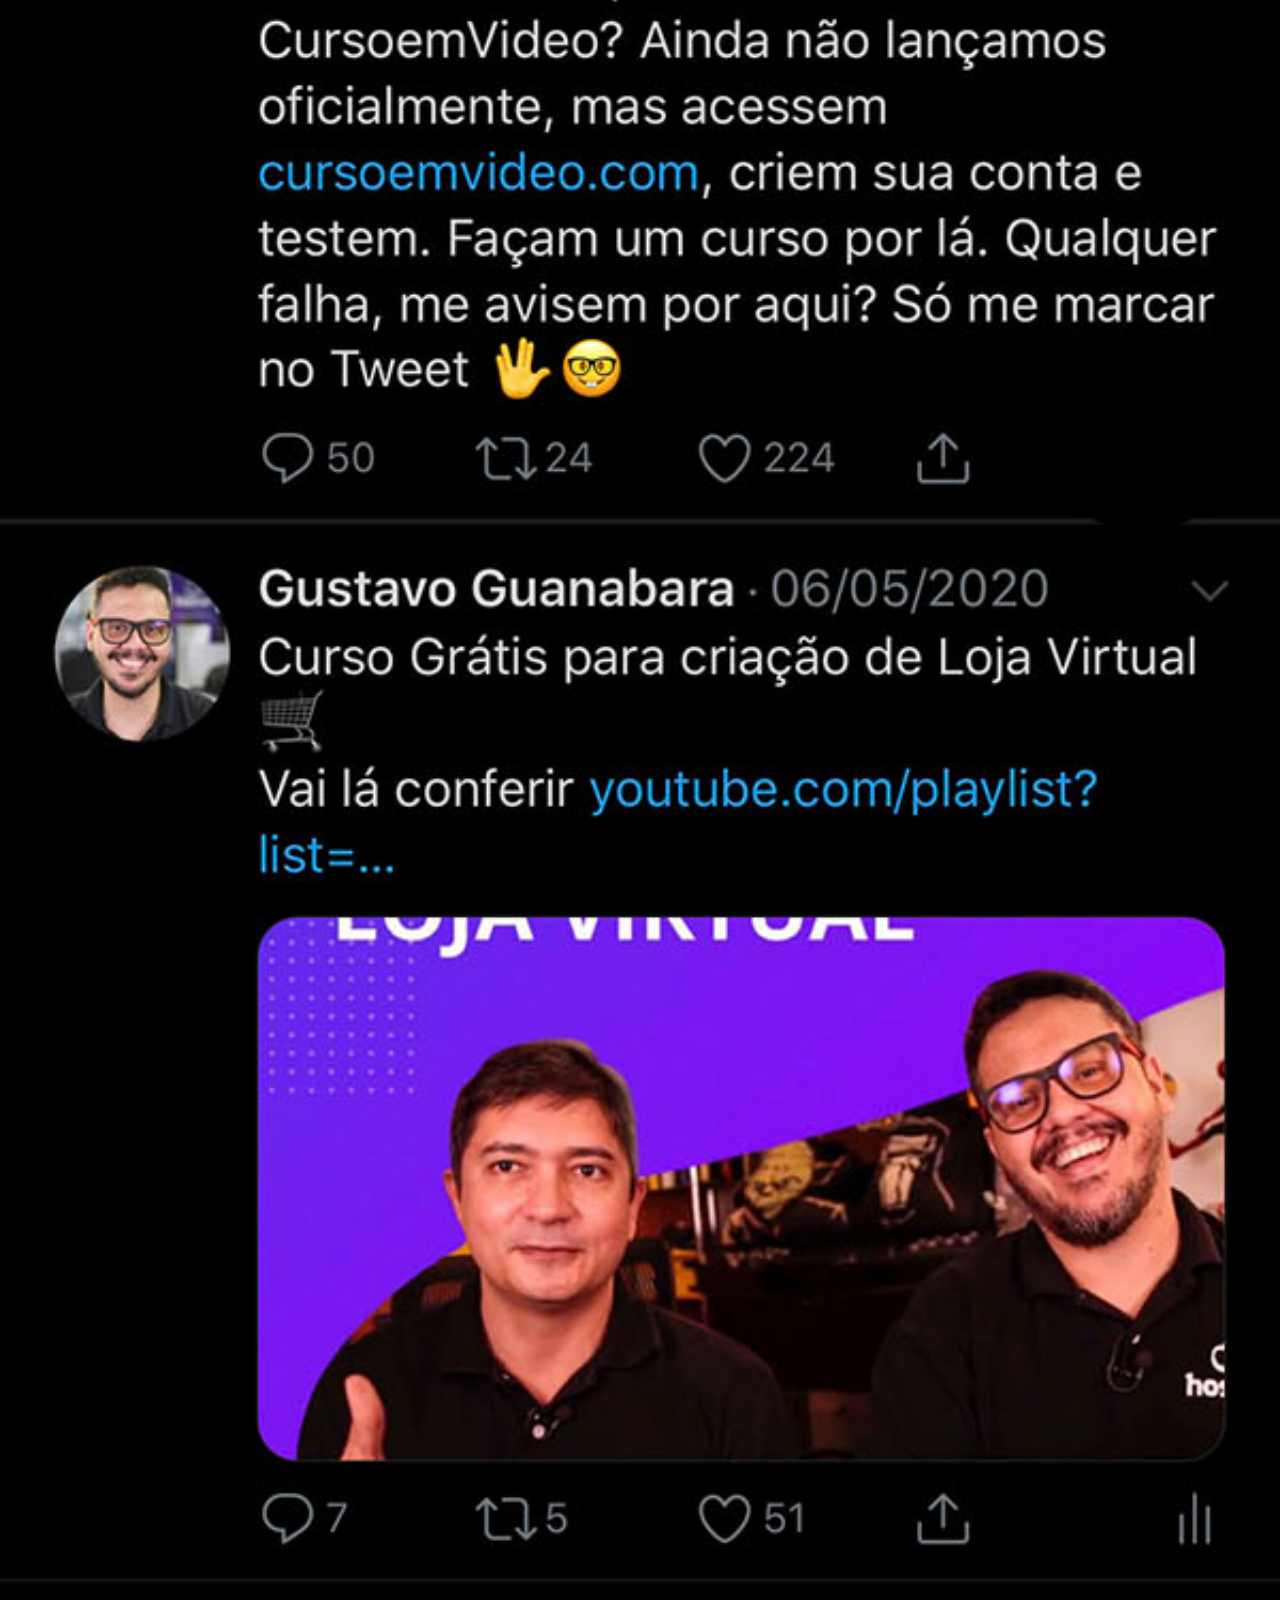
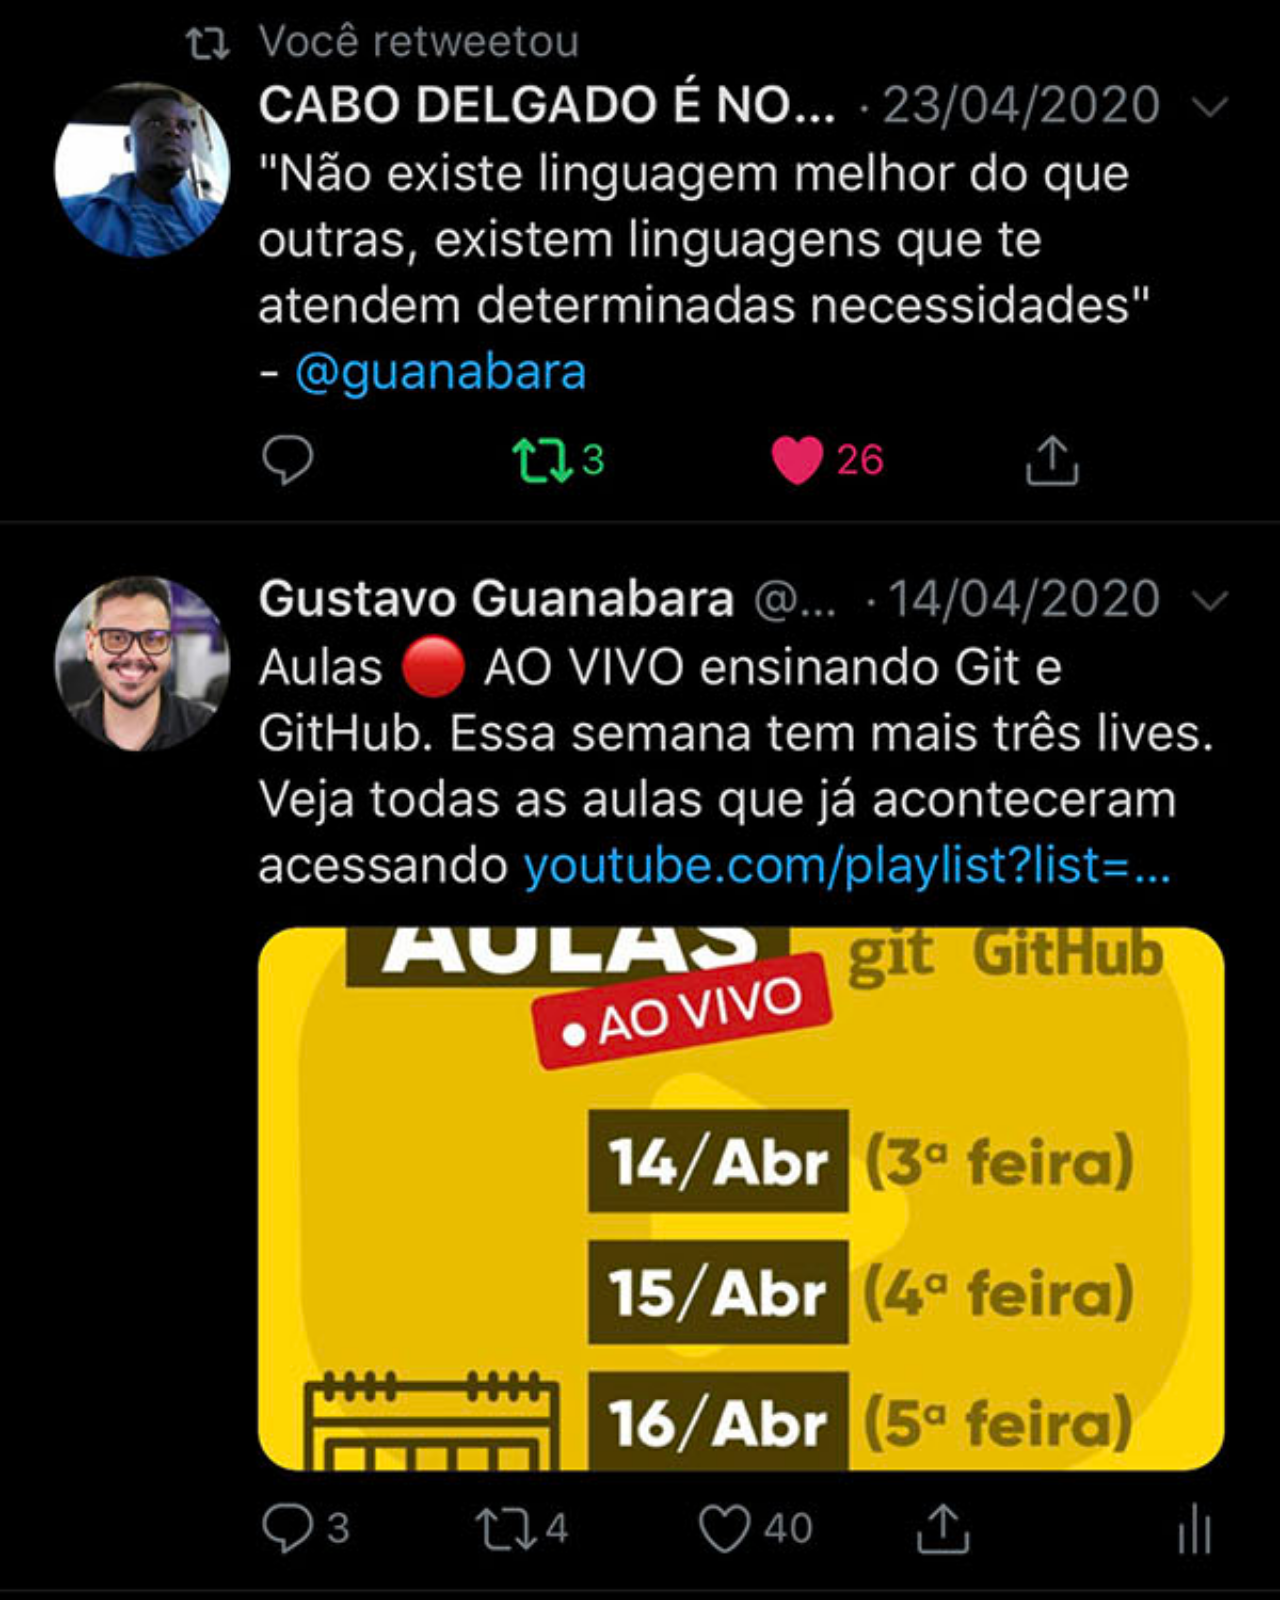
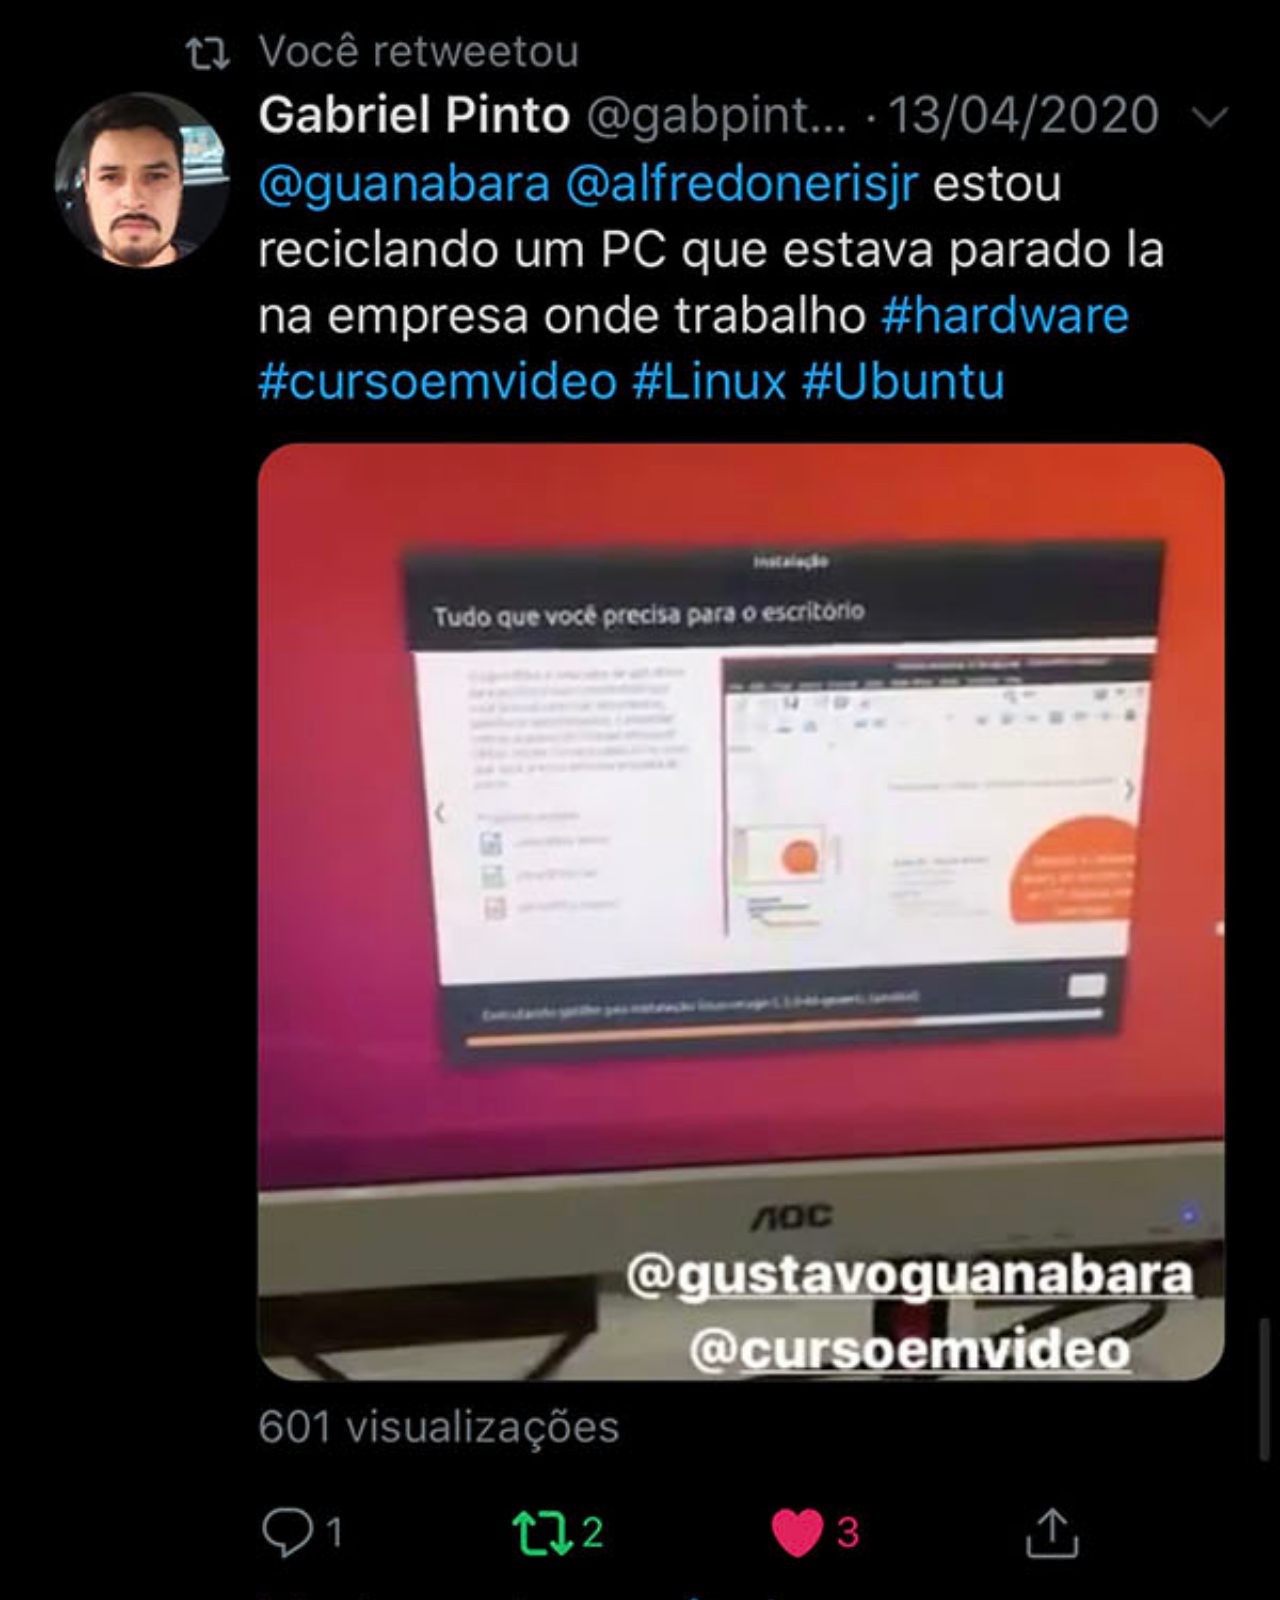
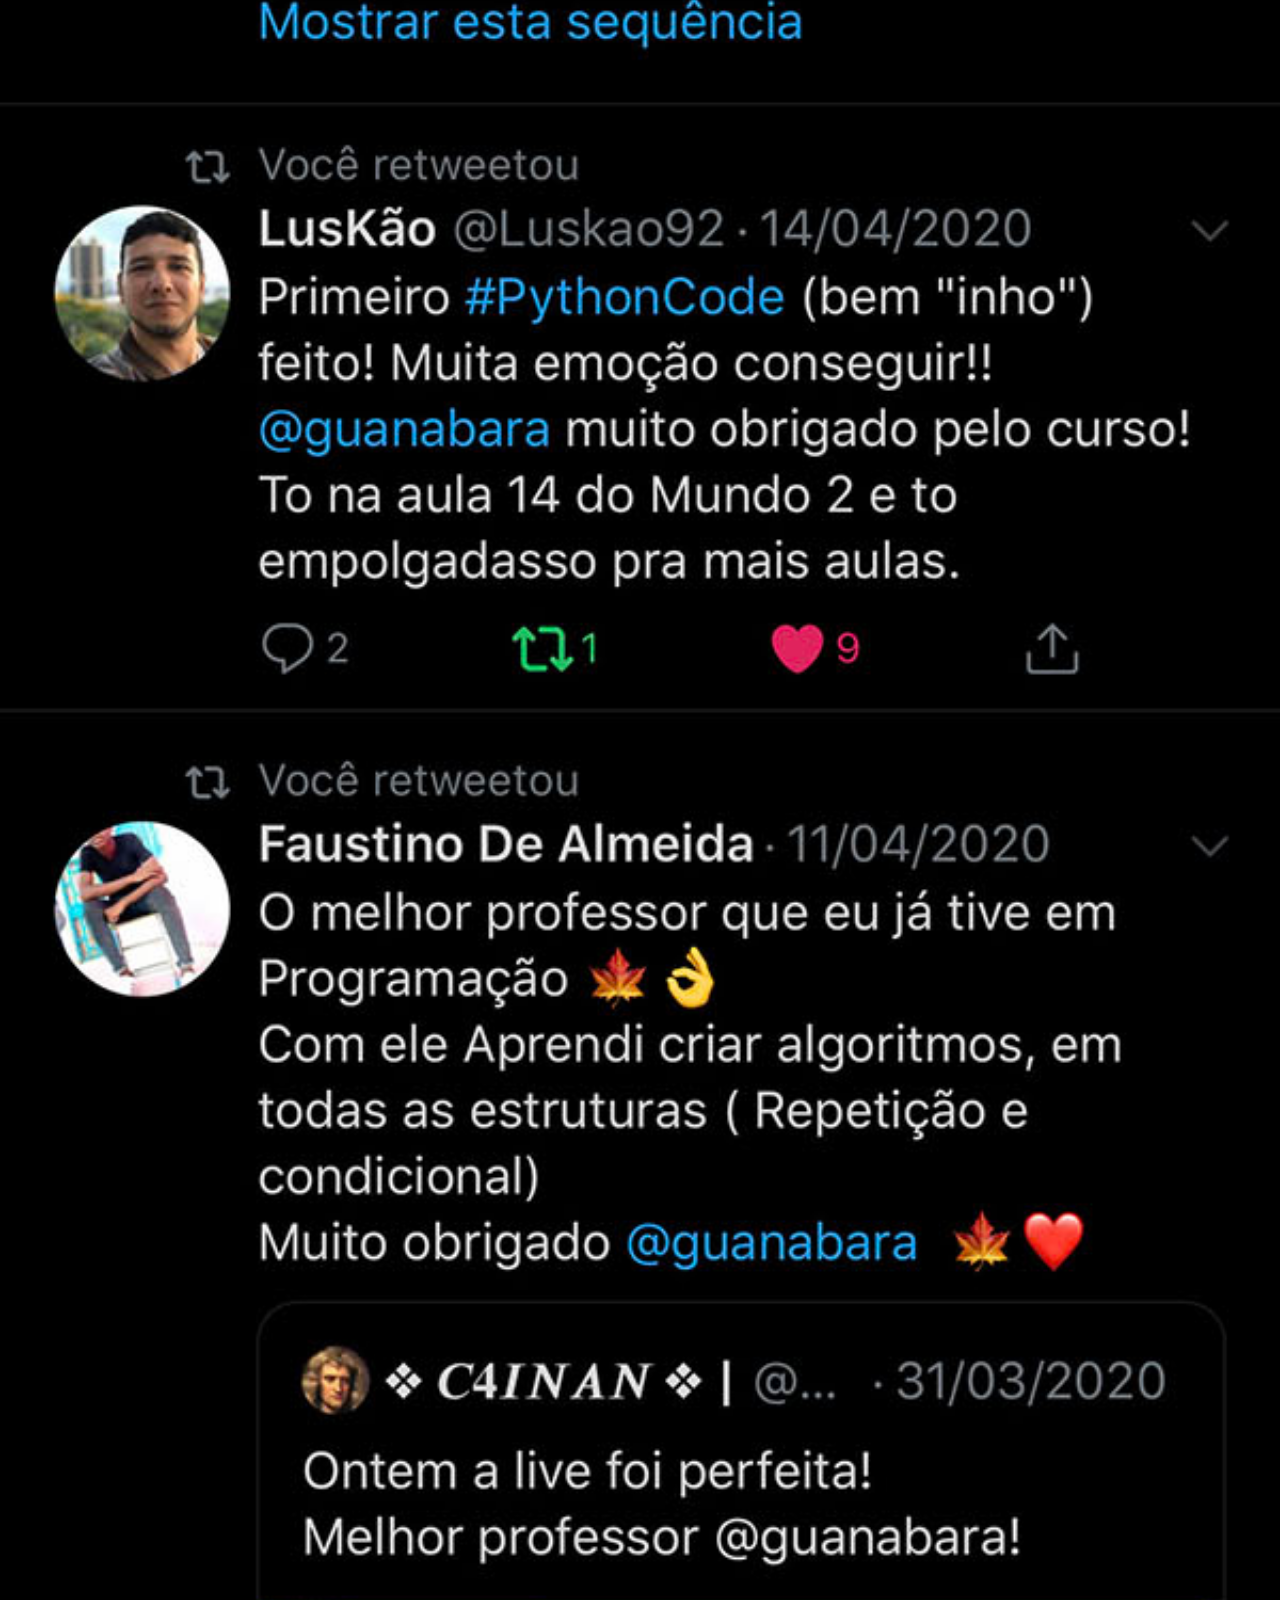
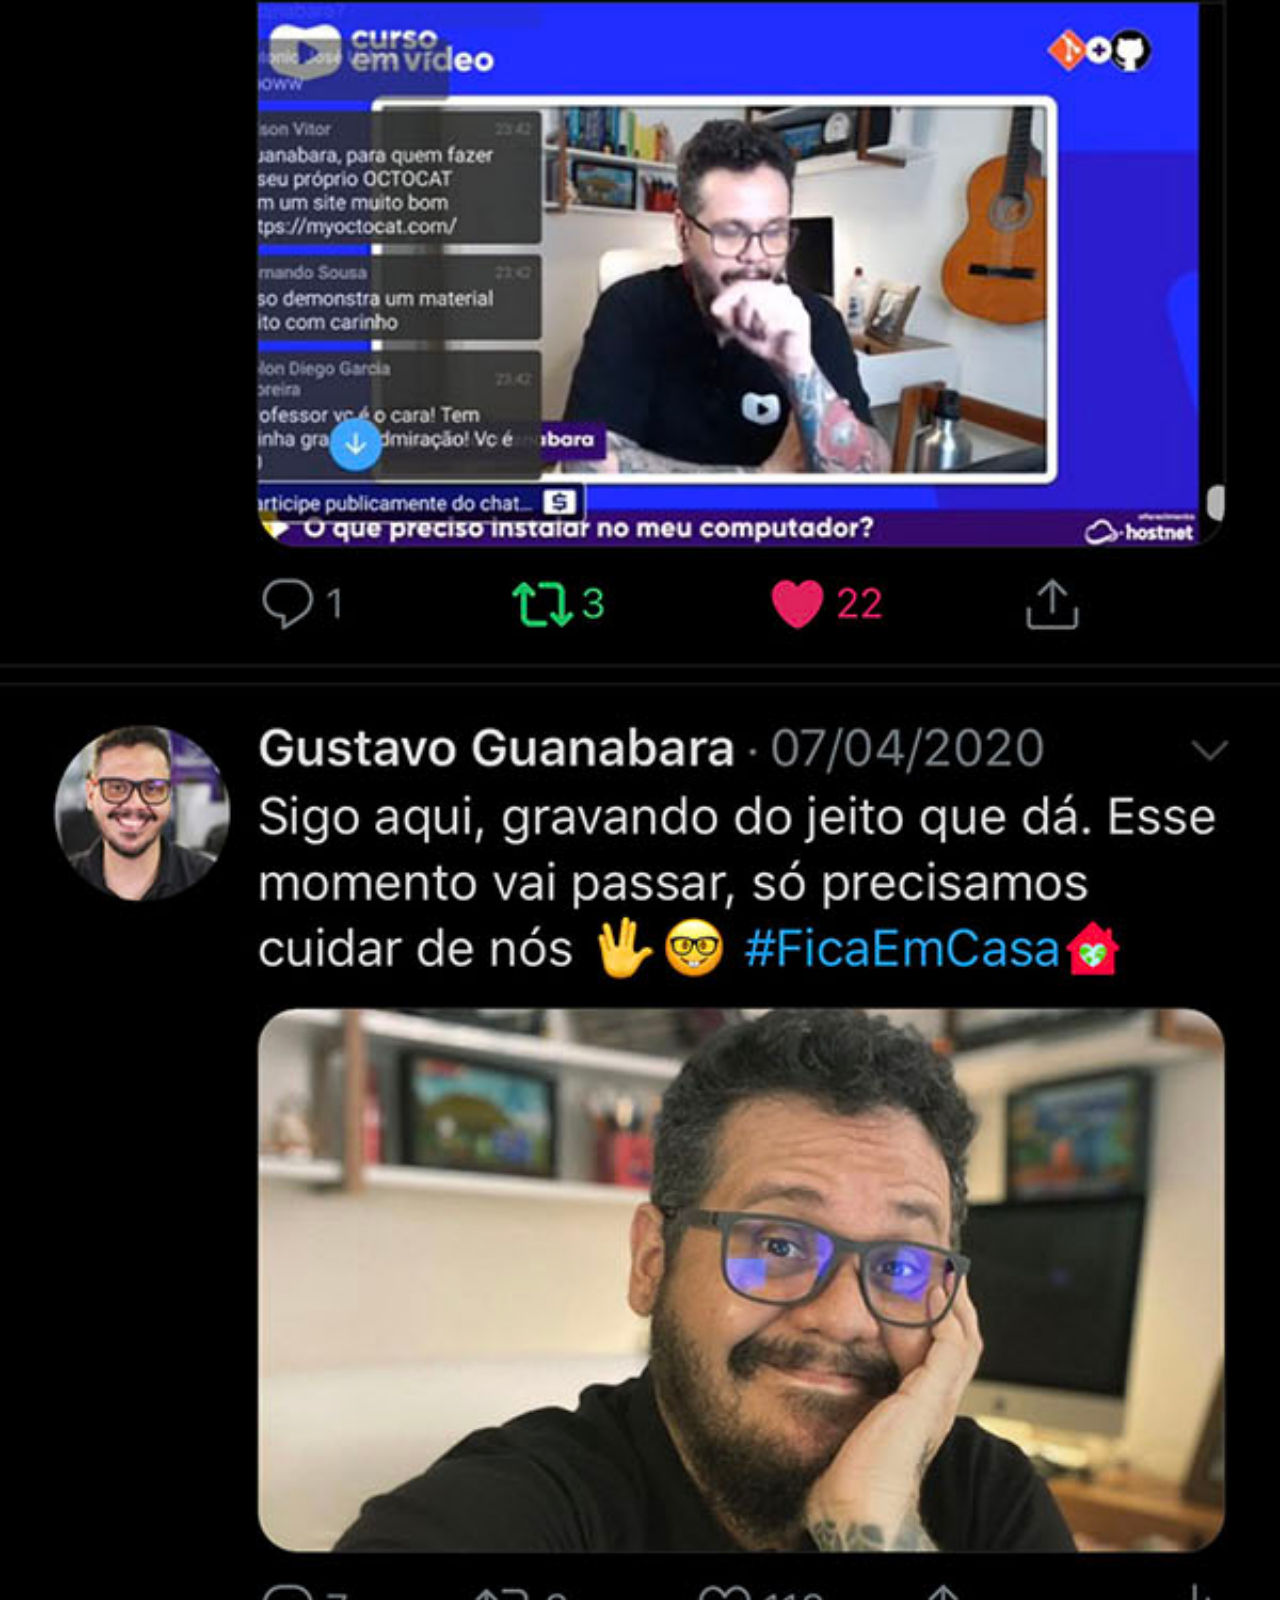
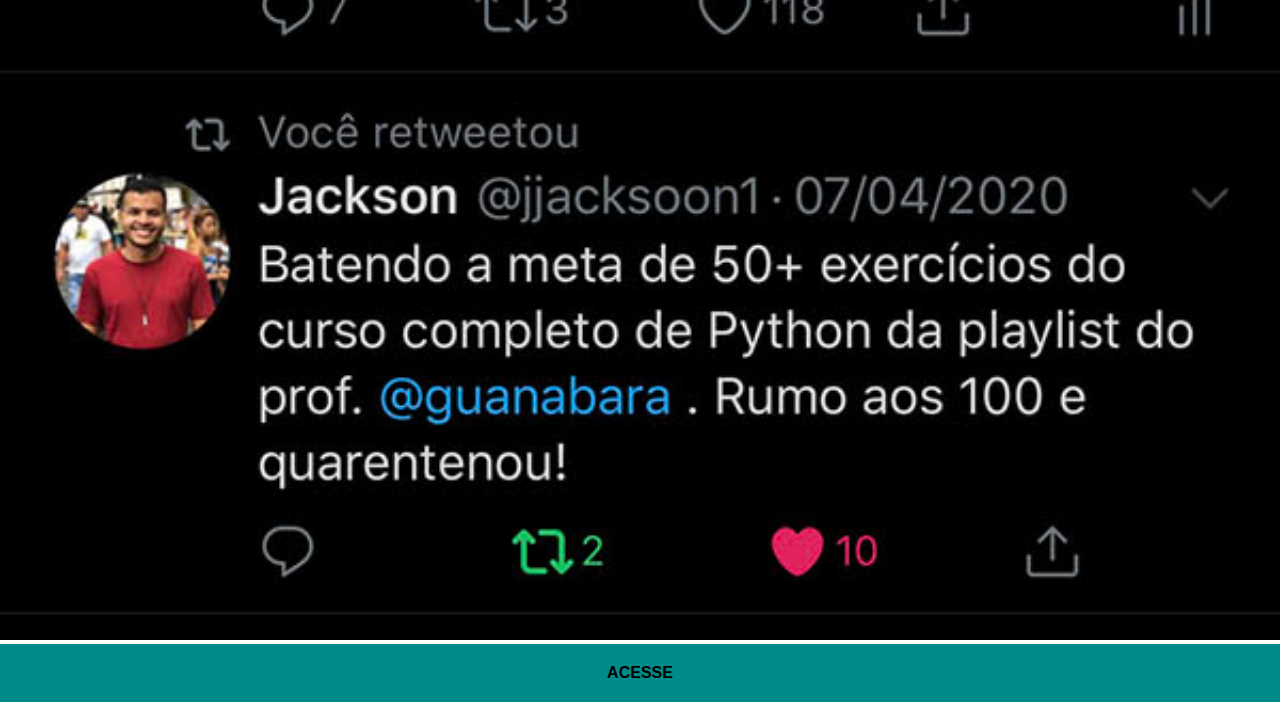
<file: twitter.html>
<!DOCTYPE html>
<html lang="pt-br">
<head>
    <meta charset="UTF-8">
    <meta name="viewport" content="width=device-width, initial-scale=1.0">
    <title>twitter</title>
    <link rel="stylesheet" href="estilos/social.css">
</head>
<body>
    <img src="imagens/tela-twitter.jpg" alt="twitter">
    <a href="https://twitter.com/guanabara" target="_blank">ACESSE</a>
</body>
</html>
</file>
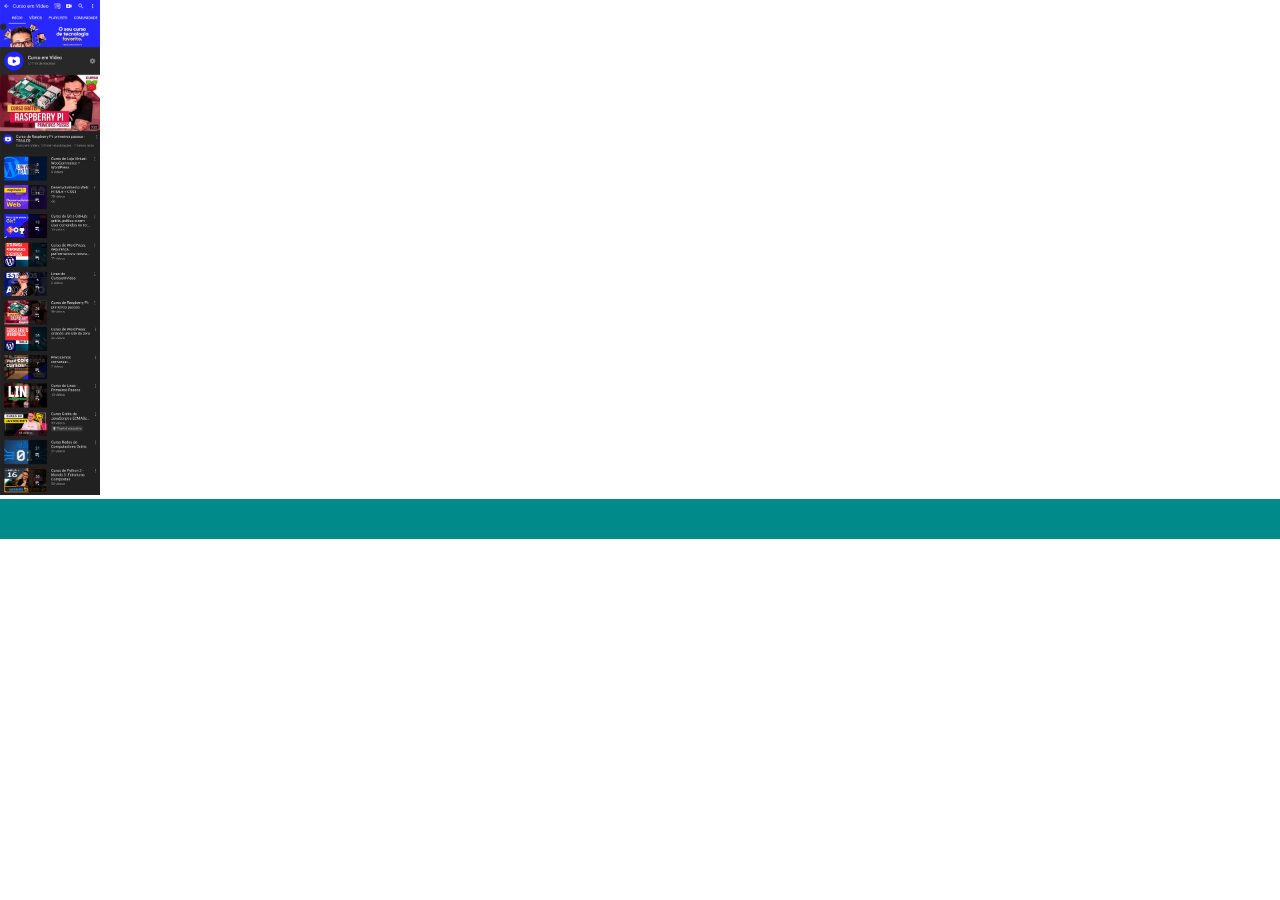
<file: youtube.html>
<!DOCTYPE html>
<html lang="pt-br">
<head>
    <meta charset="UTF-8">
    <meta name="viewport" content="width=device-width, initial-scale=1.0">
    <title>Youtube</title>
    <style>
        *{
            margin: 0px;
            padding: 0px;
            font-family: Arial, Helvetica, sans-serif;
        }

        ::-webkit-scrollbar{
            width: 0px;
            height: 0px;
        }
        img{
            width: 100px;

        }

        a {
            display: block;
            background-color: darkcyan;
            color: white;
            padding: 20px;
            text-align: center;
            font-weight: bolder;
        }
    </style>
</head>
<body>
    <img src="imagens/tela-youtube.png" alt="youtube">
    <a href="https://www.youtube.com/channel/UCgHi79Y3Rmctcq-fNx7m3ww" target="_blank"></a>
</body>
</html>
</file>
<file: estilos/style.css>
@charset "UTF-8";

*{
    margin: 0px;
    padding: 0px;
    font-family: Arial, Helvetica, sans-serif;
}

html, body{
    height: 100%;
    width: 100%;
    background-color: aqua;
}

body{
    background: url('../imagens/fundo-madeira.jpg')no-repeat top center;
    background-size: cover;
    
}

section#telefone{
    position: absolute;
    top: 50%;
    left: 50%;
    transform: translate(-50%, -50%);
    height: 627px;
    width: 311px;
    background-color: black;
    background: url('../imagens/frame-iphone.png') no-repeat;
}

iframe#tela{
    position: relative;
    top: 80px;
    left: 22px;
    width: 267px;
    height: 471px;
}


section#redes-sociais {
    text-align: left;
}
section#redes-sociais img{
    width: 5px;
    margin: 20px;
    border-radius: 50%;
    box-shadow: 2px 2px 5px black;
    text-align: center;
}

section#redes-sociais img:hover{
    border: 5px solid white;
    transform: translate(-3px, -3px);
    box-shadow: 5px 5px 10px black;
    transition: transforme, 2s border 0.5s;
}
</file>
<file: estilos/social.css>
@charset "UTF-8";

*{
    margin: 0px;
    padding: 0px;
    font-family: Arial, Helvetica, sans-serif;
}

::-webkit-scrollbar{
    width: 0px;
    height: 0px;
}
img{
    width: 100vw;

}

a {
    display: block;
    background-color: darkcyan;
    color: black;
    padding: 20px;
    text-align: center;
    font-weight: bolder;
    text-decoration: none;
}

a:hover{
    background-color: aquamarine;
}
</file>
